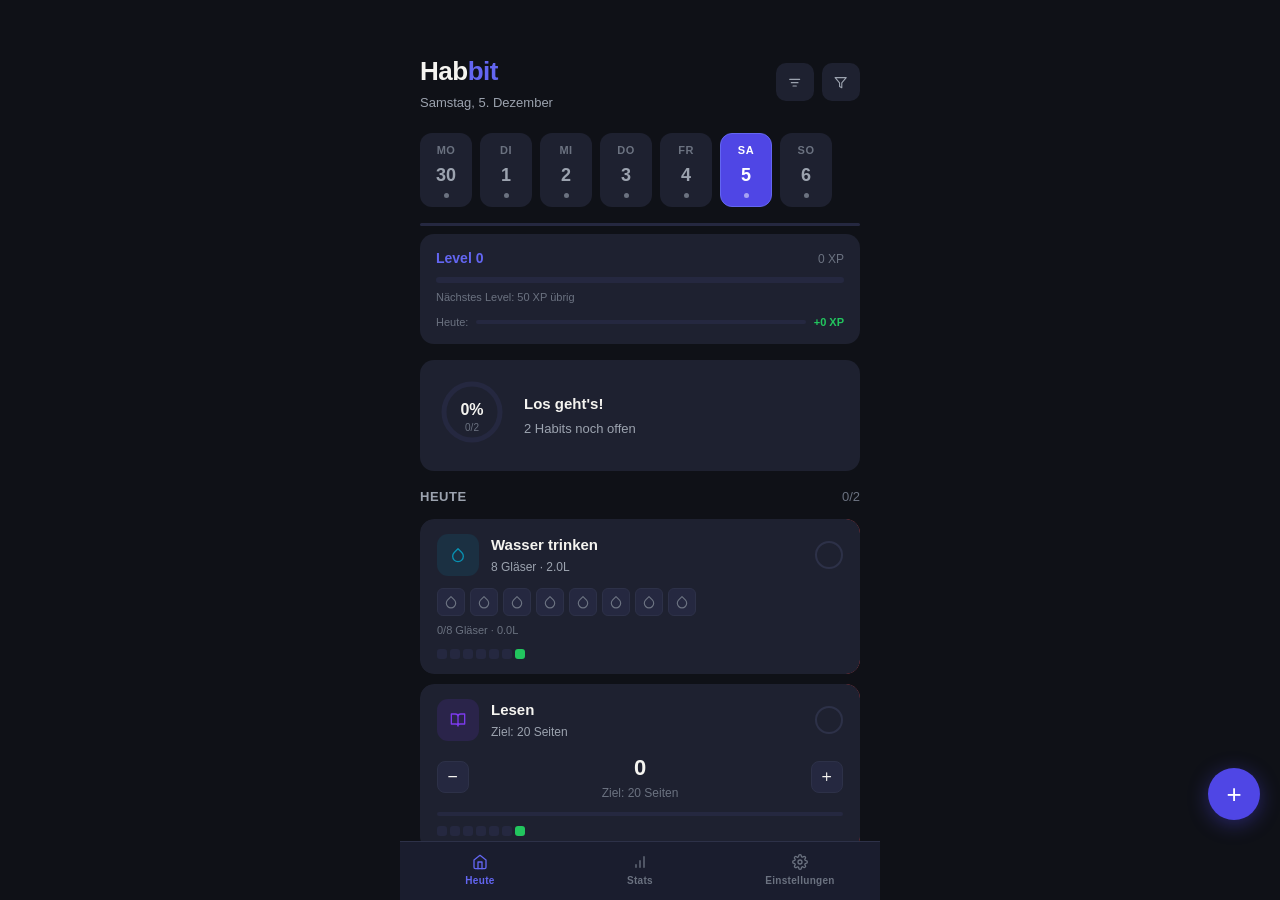
<file: index.html>
<!DOCTYPE html>
<html lang="de">
<head>
<meta charset="UTF-8"/>
<meta name="viewport" content="width=device-width,initial-scale=1,viewport-fit=cover"/>
<meta name="theme-color" content="#0F1117"/>
<meta name="apple-mobile-web-app-capable" content="yes"/>
<meta name="apple-mobile-web-app-status-bar-style" content="black-translucent"/>
<meta name="apple-mobile-web-app-title" content="Habbit"/>
<link rel="manifest" href="manifest.json"/>
<title>Habbit</title>
<style>
*{box-sizing:border-box;margin:0;padding:0;-webkit-tap-highlight-color:transparent}
:root{
  --bg:#0F1117;
  --bg2:#1A1D2E;
  --bg3:#252840;
  --card:#1E2130;
  --card2:#242740;
  --accent:#4F46E5;
  --accent2:#6366F1;
  --green:#22C55E;
  --green2:#16A34A;
  --red:#EF4444;
  --amber:#F59E0B;
  --text:#F5F4F0;
  --text2:#9CA3AF;
  --text3:#6B7280;
  --border:#2D3148;
  --radius:14px;
  --radius-sm:8px;
  --safe-bottom:env(safe-area-inset-bottom,0px);
}
html,body{height:100%;background:var(--bg);color:var(--text);font-family:-apple-system,BlinkMacSystemFont,'Inter','Segoe UI',sans-serif;font-size:16px;line-height:1.5;overflow:hidden}
#app{display:flex;flex-direction:column;height:100%;max-width:480px;margin:0 auto;position:relative}

/* Header */
.header{padding:52px 20px 16px;background:var(--bg);position:relative;z-index:10}
.header-top{display:flex;align-items:center;justify-content:space-between;margin-bottom:4px}
.header h1{font-size:26px;font-weight:700;letter-spacing:-0.5px}
.header h1 span{color:var(--accent2)}
.date-label{font-size:13px;color:var(--text2);margin-top:2px}
.header-actions{display:flex;gap:8px}
.icon-btn{width:38px;height:38px;border-radius:10px;border:none;background:var(--card);color:var(--text2);display:flex;align-items:center;justify-content:center;cursor:pointer;transition:background .15s,color .15s}
.icon-btn:active{background:var(--bg3)}
.icon-btn.active{background:var(--accent);color:white}

/* Day tabs */
.day-tabs{padding:0 20px 16px;overflow-x:auto;scrollbar-width:none;display:flex;gap:8px;position:relative;z-index:10}
.day-tabs::-webkit-scrollbar{display:none}
.day-tab{flex-shrink:0;display:flex;flex-direction:column;align-items:center;gap:4px;padding:8px 12px;border-radius:12px;border:1.5px solid transparent;cursor:pointer;transition:all .15s;background:var(--card);min-width:52px}
.day-tab .day-name{font-size:11px;font-weight:600;color:var(--text3);letter-spacing:.5px;text-transform:uppercase}
.day-tab .day-num{font-size:18px;font-weight:700;color:var(--text2)}
.day-tab .day-dot{width:5px;height:5px;border-radius:50%;background:transparent}
.day-tab.has-habits .day-dot{background:var(--text3)}
.day-tab.active{background:var(--accent);border-color:var(--accent)}
.day-tab.active .day-name,.day-tab.active .day-num{color:white}
.day-tab.active .day-dot{background:rgba(255,255,255,.5)}
.day-tab.today{border-color:var(--accent2)}
.day-tab.today:not(.active) .day-num{color:var(--accent2)}

/* Scroll area */
.scroll-area{flex:1;overflow-y:auto;padding:0 20px;scrollbar-width:none}
.scroll-area::-webkit-scrollbar{display:none}

/* Section header */
.section-header{display:flex;align-items:center;justify-content:space-between;margin-bottom:12px;margin-top:4px}
.section-title{font-size:13px;font-weight:600;color:var(--text2);letter-spacing:.5px;text-transform:uppercase}
.section-count{font-size:13px;color:var(--text3)}

/* Progress Summary Card */
.summary-card{background:var(--card);border-radius:var(--radius);padding:16px;margin-bottom:16px;display:flex;align-items:center;gap:16px}
.progress-ring-wrap{position:relative;flex-shrink:0}
.progress-ring-wrap svg{transform:rotate(-90deg)}
.progress-ring-wrap .ring-bg{fill:none;stroke:var(--bg3);stroke-width:5}
.progress-ring-wrap .ring-fill{fill:none;stroke:var(--green);stroke-width:5;stroke-linecap:round;transition:stroke-dashoffset .6s cubic-bezier(.4,0,.2,1)}
.progress-center{position:absolute;top:50%;left:50%;transform:translate(-50%,-50%);text-align:center;pointer-events:none}
.progress-center .pct{font-size:16px;font-weight:700;color:var(--text)}
.progress-center .done{font-size:10px;color:var(--text3);margin-top:-2px}
.summary-info{flex:1;min-width:0}
.summary-info h3{font-size:15px;font-weight:600;margin-bottom:4px}
.summary-info p{font-size:13px;color:var(--text2);line-height:1.4}
.summary-streak{display:flex;align-items:center;gap:6px;margin-top:8px;background:var(--bg3);border-radius:8px;padding:6px 10px;width:fit-content;color:var(--amber)}
.summary-streak span{font-size:12px;font-weight:600;color:var(--amber)}

/* Habit cards */
.habit-card{background:var(--card);border-radius:var(--radius);padding:14px 16px;margin-bottom:10px;cursor:pointer;transition:background .12s,transform .1s;user-select:none;border:1.5px solid transparent;position:relative;overflow:hidden}
.habit-card:active{transform:scale(.985)}
.habit-card.done{border-color:var(--green2);background:linear-gradient(135deg,var(--card) 0%,rgba(34,197,94,.06) 100%)}
.habit-card-top{display:flex;align-items:center;gap:12px}
.habit-icon{width:42px;height:42px;border-radius:11px;display:flex;align-items:center;justify-content:center;flex-shrink:0}
.habit-info{flex:1;min-width:0}
.habit-name{font-size:15px;font-weight:600;margin-bottom:2px;white-space:nowrap;overflow:hidden;text-overflow:ellipsis}
.habit-detail{font-size:12px;color:var(--text2)}
.habit-check{width:28px;height:28px;border-radius:50%;border:2px solid var(--border);display:flex;align-items:center;justify-content:center;flex-shrink:0;transition:all .2s;color:transparent}
.habit-card.done .habit-check{background:var(--green);border-color:var(--green);color:white}

/* Sets tracker */
.sets-row{display:flex;gap:6px;margin-top:12px;flex-wrap:wrap}
.set-btn{height:30px;min-width:30px;padding:0 10px;border-radius:8px;border:1.5px solid var(--border);background:var(--bg3);color:var(--text2);font-size:12px;font-weight:600;cursor:pointer;transition:all .15s;display:flex;align-items:center;justify-content:center}
.set-btn.done{background:var(--accent);border-color:var(--accent);color:white}
.set-btn:active{transform:scale(.93)}
.sets-label{font-size:11px;color:var(--text3);margin-top:6px;width:100%}

/* Water tracker */
.water-row{display:flex;gap:5px;margin-top:12px;flex-wrap:wrap}
.water-cup{width:28px;height:28px;border-radius:6px;border:1.5px solid var(--border);background:var(--bg3);cursor:pointer;transition:all .15s;display:flex;align-items:center;justify-content:center;color:var(--text3)}
.water-cup.filled{background:rgba(59,130,246,.3);border-color:#3B82F6;color:#3B82F6}
.water-cup:active{transform:scale(.9)}
.water-label{font-size:11px;color:var(--text3);margin-top:6px;width:100%}

/* Quantity tracker */
.qty-row{display:flex;align-items:center;gap:12px;margin-top:10px}
.qty-btn{width:32px;height:32px;border-radius:8px;border:1.5px solid var(--border);background:var(--bg3);color:var(--text);cursor:pointer;display:flex;align-items:center;justify-content:center;transition:all .15s;flex-shrink:0}
.qty-btn:active{transform:scale(.9)}
.qty-display{flex:1;text-align:center}
.qty-current{font-size:22px;font-weight:700}
.qty-target{font-size:12px;color:var(--text3)}
.qty-progress{height:4px;background:var(--bg3);border-radius:2px;margin-top:10px;overflow:hidden}
.qty-progress-fill{height:100%;background:var(--accent);border-radius:2px;transition:width .3s}

/* Checkbox only */
.check-row{display:flex;align-items:center;gap:10px;margin-top:10px}
.check-done-badge{font-size:12px;color:var(--green);font-weight:600;display:flex;align-items:center;gap:4px}
.check-pending-badge{font-size:12px;color:var(--text3)}
.cm-icon{display:flex;align-items:center}

/* Streak bar */
.habit-streak{display:flex;gap:3px;margin-top:10px}
.streak-day{width:10px;height:10px;border-radius:3px;background:var(--bg3)}
.streak-day.done{background:var(--accent2)}
.streak-day.today{background:var(--green);border-radius:3px}

/* Empty state */
.empty-state{text-align:center;padding:48px 20px;color:var(--text3)}
.empty-state .empty-icon{margin-bottom:16px;opacity:.6;color:var(--text3)}
.empty-state h3{font-size:18px;font-weight:600;color:var(--text2);margin-bottom:8px}
.empty-state p{font-size:14px;line-height:1.6}

/* Add habit FAB */
.fab{position:fixed;bottom:calc(80px + var(--safe-bottom));right:20px;width:52px;height:52px;border-radius:50%;background:var(--accent);border:none;color:white;font-size:26px;cursor:pointer;display:flex;align-items:center;justify-content:center;box-shadow:0 4px 20px rgba(79,70,229,.4);transition:transform .15s,box-shadow .15s;z-index:50}
.fab:active{transform:scale(.92);box-shadow:0 2px 10px rgba(79,70,229,.3)}

/* Bottom Nav */
.bottom-nav{flex-shrink:0;background:var(--bg2);border-top:1px solid var(--border);display:flex;padding:8px 0 calc(8px + var(--safe-bottom));z-index:100}
.nav-item{flex:1;display:flex;flex-direction:column;align-items:center;gap:3px;cursor:pointer;padding:4px 0;transition:color .15s}
.nav-item .nav-icon{color:var(--text3);display:flex;align-items:center;justify-content:center}
.nav-item .nav-label{font-size:10px;font-weight:600;color:var(--text3);letter-spacing:.3px}
.nav-item.active .nav-icon,.nav-item.active .nav-label{color:var(--accent2)}

/* Modal overlay */
.modal-overlay{position:fixed;inset:0;background:rgba(0,0,0,.7);z-index:200;display:flex;align-items:flex-end;justify-content:center;opacity:0;pointer-events:none;transition:opacity .2s}
.modal-overlay.open{opacity:1;pointer-events:all}
.modal{background:var(--bg2);border-radius:20px 20px 0 0;width:100%;max-width:480px;padding:24px 20px calc(24px + var(--safe-bottom));max-height:92vh;overflow-y:auto;transform:translateY(100%);transition:transform .3s cubic-bezier(.4,0,.2,1)}
.modal-overlay.open .modal{transform:translateY(0)}
.modal-handle{width:36px;height:4px;background:var(--border);border-radius:2px;margin:0 auto 20px}
.modal h2{font-size:20px;font-weight:700;margin-bottom:20px}
.form-group{margin-bottom:16px}
.form-label{font-size:12px;font-weight:600;color:var(--text2);letter-spacing:.5px;text-transform:uppercase;margin-bottom:8px;display:block}
.form-input{width:100%;background:var(--card);border:1.5px solid var(--border);border-radius:var(--radius-sm);color:var(--text);font-size:15px;padding:12px 14px;outline:none;font-family:inherit;transition:border-color .15s;appearance:none}
.form-input:focus{border-color:var(--accent2)}
.form-input option{background:var(--card)}
.form-row{display:flex;gap:10px}
.form-row .form-group{flex:1}
.emoji-grid{display:flex;flex-wrap:wrap;gap:8px}
.emoji-btn{width:44px;height:44px;border-radius:10px;border:1.5px solid var(--border);background:var(--card);cursor:pointer;display:flex;align-items:center;justify-content:center;transition:all .15s;color:var(--text2)}
.emoji-btn:hover{border-color:var(--text3)}
.emoji-btn.selected{border-color:var(--accent);background:rgba(79,70,229,.15);color:var(--accent2)}
.type-grid{display:flex;gap:8px;flex-wrap:wrap}
.type-btn{flex:1;min-width:calc(50% - 4px);padding:10px 12px;border-radius:var(--radius-sm);border:1.5px solid var(--border);background:var(--card);color:var(--text2);font-size:13px;font-weight:600;cursor:pointer;text-align:center;transition:all .15s;display:flex;align-items:center;justify-content:center;gap:6px}
.type-btn.selected{border-color:var(--accent);background:rgba(79,70,229,.15);color:var(--accent2)}
.day-selector{display:flex;gap:6px;flex-wrap:wrap}
.day-sel-btn{width:40px;height:40px;border-radius:10px;border:1.5px solid var(--border);background:var(--card);color:var(--text2);font-size:12px;font-weight:700;cursor:pointer;display:flex;align-items:center;justify-content:center;transition:all .15s}
.day-sel-btn.selected{border-color:var(--accent);background:rgba(79,70,229,.15);color:var(--accent2)}
.color-grid{display:flex;gap:8px;flex-wrap:wrap}
.color-btn{width:36px;height:36px;border-radius:10px;cursor:pointer;border:2px solid transparent;transition:all .15s;display:flex;align-items:center;justify-content:center;font-size:16px;color:transparent}
.color-btn.selected{border-color:white;color:white}
.btn-primary{width:100%;padding:14px;border-radius:var(--radius-sm);border:none;background:var(--accent);color:white;font-size:15px;font-weight:700;cursor:pointer;transition:background .15s;margin-top:8px;font-family:inherit}
.btn-primary:active{background:var(--accent2)}
.btn-danger{width:100%;padding:14px;border-radius:var(--radius-sm);border:1.5px solid var(--red);background:transparent;color:var(--red);font-size:14px;font-weight:600;cursor:pointer;margin-top:8px;font-family:inherit;transition:background .15s}
.btn-danger:active{background:rgba(239,68,68,.1)}
.btn-secondary{width:100%;padding:12px;border-radius:var(--radius-sm);border:1.5px solid var(--border);background:transparent;color:var(--text2);font-size:14px;font-weight:600;cursor:pointer;margin-top:8px;font-family:inherit;transition:background .15s}
.btn-secondary:active{background:var(--bg3)}

/* Stats page */
.stats-page{flex:1;overflow-y:auto;padding:20px;scrollbar-width:none}
.stats-page::-webkit-scrollbar{display:none}
.stats-grid{display:grid;grid-template-columns:1fr 1fr;gap:10px;margin-bottom:20px}
.stat-card{background:var(--card);border-radius:var(--radius);padding:16px}
.stat-card .stat-val{font-size:28px;font-weight:700;margin-bottom:2px}
.stat-card .stat-lbl{font-size:12px;color:var(--text2)}
.stat-card.accent .stat-val{color:var(--accent2)}
.stat-card.green .stat-val{color:var(--green)}
.stat-card.amber .stat-val{color:var(--amber)}
.week-chart{background:var(--card);border-radius:var(--radius);padding:16px;margin-bottom:10px}
.week-chart h3{font-size:13px;font-weight:600;color:var(--text2);text-transform:uppercase;letter-spacing:.5px;margin-bottom:12px}
.week-bars{display:flex;align-items:flex-end;gap:6px;height:120px}
.week-bar-col{flex:1;display:flex;flex-direction:column;align-items:center;height:100%;gap:4px}
.week-bar-col.today .week-bar-label{color:var(--accent2);font-weight:700}
.week-bar-pct{font-size:10px;color:var(--text3);font-weight:600;min-height:14px}
.week-bar-track{flex:1;width:100%;background:var(--bg3);border-radius:4px;position:relative;overflow:hidden;display:flex;align-items:flex-end}
.week-bar-fill{width:100%;border-radius:4px;transition:height .5s cubic-bezier(.4,0,.2,1);min-height:0}
.week-bar-label{font-size:11px;color:var(--text3);font-weight:600}
.habit-stats-list{background:var(--card);border-radius:var(--radius);padding:16px;margin-bottom:10px}
.habit-stats-list h3{font-size:13px;font-weight:600;color:var(--text2);text-transform:uppercase;letter-spacing:.5px;margin-bottom:12px}
.habit-stat-row{display:flex;align-items:center;gap:10px;margin-bottom:12px}
.habit-stat-row:last-child{margin-bottom:0}
.habit-stat-icon{width:32px;height:32px;border-radius:8px;display:flex;align-items:center;justify-content:center;flex-shrink:0}
.habit-stat-info{flex:1;min-width:0}
.habit-stat-name{font-size:13px;font-weight:600;margin-bottom:4px;white-space:nowrap;overflow:hidden;text-overflow:ellipsis}
.habit-stat-bar{height:4px;background:var(--bg3);border-radius:2px;overflow:hidden}
.habit-stat-bar-fill{height:100%;border-radius:2px;transition:width .4s}
.habit-stat-pct{font-size:12px;color:var(--text2);flex-shrink:0}

/* Settings page */
.settings-page{flex:1;overflow-y:auto;padding:20px;scrollbar-width:none}
.settings-page::-webkit-scrollbar{display:none}
.settings-section{margin-bottom:20px}
.settings-section-title{font-size:12px;font-weight:600;color:var(--text3);letter-spacing:.5px;text-transform:uppercase;margin-bottom:10px;padding-left:4px}
.settings-card{background:var(--card);border-radius:var(--radius);overflow:hidden}
.settings-row{display:flex;align-items:center;gap:12px;padding:14px 16px;border-bottom:1px solid var(--border);cursor:pointer;transition:background .12s}
.settings-row:last-child{border-bottom:none}
.settings-row:active{background:var(--bg3)}
.settings-row .row-icon{width:28px;text-align:center;color:var(--text2);display:flex;align-items:center;justify-content:center}
.settings-row .row-text{flex:1}
.settings-row .row-title{font-size:14px;font-weight:500}
.settings-row .row-sub{font-size:12px;color:var(--text3);margin-top:1px}
.settings-row .row-chevron{color:var(--text3);display:flex;align-items:center}
.toggle-switch{width:44px;height:26px;background:var(--bg3);border-radius:13px;position:relative;cursor:pointer;transition:background .2s;flex-shrink:0;border:none}
.toggle-switch.on{background:var(--accent)}
.toggle-switch::after{content:'';position:absolute;top:3px;left:3px;width:20px;height:20px;border-radius:50%;background:white;transition:transform .2s}
.toggle-switch.on::after{transform:translateX(18px)}

/* Toast */
.toast{position:fixed;top:calc(20px + env(safe-area-inset-top,0px));left:50%;transform:translateX(-50%) translateY(-80px);background:var(--card2);color:var(--text);padding:10px 18px;border-radius:10px;font-size:13px;font-weight:600;z-index:999;border:1px solid var(--border);transition:transform .3s cubic-bezier(.34,1.56,.64,1);white-space:nowrap}
.toast.show{transform:translateX(-50%) translateY(0)}
.toast.success{border-color:var(--green2)}
.toast.error{border-color:var(--red)}

/* Swipe to delete */
.habit-card-wrap{position:relative;overflow:hidden;border-radius:var(--radius);margin-bottom:10px}
.habit-card-wrap .delete-bg{position:absolute;right:0;top:0;bottom:0;width:80px;background:var(--red);display:flex;align-items:center;justify-content:center;border-radius:var(--radius);cursor:pointer;color:white}
.habit-card-wrap .delete-bg:active{background:#dc2626}
.habit-card-wrap .habit-card{margin-bottom:0;border-radius:var(--radius);position:relative;z-index:1;transition:transform .25s cubic-bezier(.4,0,.2,1),background .12s,border-color .15s}
.habit-card-wrap.swiping .habit-card{transition:none}

/* Context menu */
.context-menu{position:fixed;z-index:300;background:var(--card2);border:1.5px solid var(--border);border-radius:var(--radius-sm);padding:6px;min-width:160px;box-shadow:0 8px 32px rgba(0,0,0,.5);opacity:0;transform:scale(.9);pointer-events:none;transition:opacity .15s,transform .15s}
.context-menu.open{opacity:1;transform:scale(1);pointer-events:all}
.context-menu-item{display:flex;align-items:center;gap:10px;padding:10px 14px;border-radius:6px;cursor:pointer;font-size:14px;font-weight:500;color:var(--text);transition:background .1s}
.context-menu-item:active{background:var(--bg3)}
.context-menu-item.danger{color:var(--red)}
.context-menu-item .cm-icon{font-size:16px;width:20px;text-align:center}
.context-menu-sep{height:1px;background:var(--border);margin:4px 8px}

/* Page transitions */
.page{display:none;flex:1;flex-direction:column;overflow:hidden}
.page.active{display:flex}

/* Confetti */
@keyframes confetti-fall{
  0%{transform:translateY(-10px) rotate(0);opacity:1}
  100%{transform:translateY(300px) rotate(720deg);opacity:0}
}
.confetti-piece{position:fixed;width:8px;height:8px;border-radius:2px;pointer-events:none;z-index:9999;animation:confetti-fall 1.2s ease-in forwards}

/* Pull down header bg */
.day-progress-bar{height:3px;background:var(--bg3);margin:0 20px;border-radius:2px;margin-bottom:8px;overflow:hidden}
.day-progress-fill{height:100%;background:linear-gradient(90deg,var(--accent),var(--green));border-radius:2px;transition:width .5s cubic-bezier(.4,0,.2,1)}

/* SVG Icons */
.svg-icon{width:1em;height:1em;vertical-align:-.125em;fill:none;stroke:currentColor;stroke-width:2;stroke-linecap:round;stroke-linejoin:round;display:inline-block}
.svg-icon.sm{width:.875em;height:.875em}
.svg-icon.lg{width:1.25em;height:1.25em}
.svg-icon.xl{width:1.5em;height:1.5em}
.icon-btn .svg-icon,.nav-icon .svg-icon,.row-icon .svg-icon,.cm-icon .svg-icon,.habit-icon .svg-icon,.habit-stat-icon .svg-icon,.empty-icon .svg-icon,.summary-streak .svg-icon{width:1em;height:1em}

/* Fullscreen */
html:fullscreen{background:var(--bg)}
html:fullscreen body{overflow:hidden}
#app:fullscreen{max-width:100%;height:100%;height:100dvh}

/* XP & Level */
.xp-bar-wrap{background:var(--card);border-radius:var(--radius);padding:14px 16px;margin-bottom:16px}
.xp-top{display:flex;align-items:center;justify-content:space-between;margin-bottom:8px}
.xp-level{font-size:14px;font-weight:700;color:var(--accent2)}
.xp-amount{font-size:12px;color:var(--text3)}
.xp-bar{height:6px;background:var(--bg3);border-radius:3px;overflow:hidden}
.xp-bar-fill{height:100%;background:linear-gradient(90deg,var(--accent),var(--accent2));border-radius:3px;transition:width .6s cubic-bezier(.4,0,.2,1)}
.xp-next{font-size:11px;color:var(--text3);margin-top:6px}

/* Badges */
.badge-grid{display:grid;grid-template-columns:repeat(4,1fr);gap:8px}
.badge-item{display:flex;flex-direction:column;align-items:center;gap:4px;padding:10px 4px;border-radius:var(--radius-sm);background:var(--bg3);transition:all .2s;position:relative}
.badge-item.unlocked{background:rgba(79,70,229,.12);border:1.5px solid rgba(79,70,229,.3)}
.badge-item.locked{opacity:.4;filter:grayscale(1)}
.badge-item .badge-icon{font-size:24px;line-height:1;display:flex;align-items:center;justify-content:center}
.badge-item .badge-name{font-size:10px;font-weight:600;color:var(--text2);text-align:center;line-height:1.2}
.badge-item.unlocked .badge-name{color:var(--accent2)}
.badge-lock-overlay{position:absolute;inset:0;display:flex;align-items:center;justify-content:center;background:rgba(0,0,0,.2);border-radius:var(--radius-sm);color:var(--text3)}
@keyframes badge-glow{0%,100%{box-shadow:0 0 0 0 rgba(79,70,229,.4)}50%{box-shadow:0 0 12px 4px rgba(79,70,229,.3)}}
.badge-item.just-unlocked{animation:badge-glow 1s ease 2}

/* Daily XP */
.daily-xp{display:flex;align-items:center;gap:8px;margin-top:8px}
.daily-xp-label{font-size:11px;color:var(--text3);white-space:nowrap}
.daily-xp-bar{flex:1;height:4px;background:var(--bg3);border-radius:2px;overflow:hidden}
.daily-xp-fill{height:100%;background:var(--green);border-radius:2px;transition:width .4s}
.daily-xp-val{font-size:11px;font-weight:600;color:var(--green);white-space:nowrap}

/* Stats day navigator */
.stats-day-nav{display:flex;align-items:center;justify-content:center;gap:12px;margin-bottom:16px}
.stats-day-nav .day-nav-btn{width:36px;height:36px;border-radius:10px;border:1.5px solid var(--border);background:var(--card);color:var(--text2);display:flex;align-items:center;justify-content:center;cursor:pointer;transition:all .15s}
.stats-day-nav .day-nav-btn:active{transform:scale(.9);background:var(--bg3)}
.stats-day-nav .day-nav-btn.flip{transform:scaleX(-1)}
.stats-day-nav .day-nav-btn.flip:active{transform:scale(.9) scaleX(-1)}
.stats-day-nav .day-nav-label{font-size:14px;font-weight:600;color:var(--text);min-width:120px;text-align:center}
.stats-day-nav .day-nav-label small{font-size:11px;color:var(--text3);font-weight:400;display:block;margin-top:1px}
</style>
</head>
<body>

<!-- SVG ICON DEFINITIONS -->
<svg xmlns="http://www.w3.org/2000/svg" style="display:none">
  <defs>
    <!-- HABIT ICONS -->
    <symbol id="ic-dumbbell" viewBox="0 0 24 24"><path d="M6.5 6.5h-2a1 1 0 0 0-1 1v9a1 1 0 0 0 1 1h2m11-11h2a1 1 0 0 1 1 1v9a1 1 0 0 1-1 1h-2m-8-9v9m4-9v9M8 11h8"/></symbol>
    <symbol id="ic-person-running" viewBox="0 0 24 24"><circle cx="14" cy="4" r="2"/><path d="M4 17l3.5-5 3 2 4-5 3.5 4M7 21l3-5m4-2l2 4"/></symbol>
    <symbol id="ic-person-standing" viewBox="0 0 24 24"><circle cx="12" cy="4" r="2"/><path d="M10 8h4l-1 6h3l-2 7m-4-7l-2 7m0 0H6"/></symbol>
    <symbol id="ic-bicycle" viewBox="0 0 24 24"><circle cx="5" cy="18" r="3"/><circle cx="19" cy="18" r="3"/><path d="M12 2l-2 6h5l-3 6h4M7 10l5 8"/></symbol>
    <symbol id="ic-weight" viewBox="0 0 24 24"><path d="M6 7h12l1 3H5l1-3zM7 10v8a1 1 0 0 0 1 1h8a1 1 0 0 0 1-1v-8"/><path d="M9 4h6v3H9z"/></symbol>
    <symbol id="ic-person-swimming" viewBox="0 0 24 24"><path d="M2 20c1.5 0 2.5-1 4-1s2.5 1 4 1 2.5-1 4-1 2.5 1 4 1m-16-4c1.5 0 2.5-1 4-1s2.5 1 4 1 2.5-1 4-1"/><circle cx="16" cy="6" r="2"/><path d="M10 12l-3-3 4-2 3 3"/></symbol>
    <symbol id="ic-ball-soccer" viewBox="0 0 24 24"><circle cx="12" cy="12" r="10"/><path d="M12 2l3 5h-6l3-5m-5 7h10M7 17l2-5m8 5l-2-5"/></symbol>
    <symbol id="ic-target" viewBox="0 0 24 24"><circle cx="12" cy="12" r="10"/><circle cx="12" cy="12" r="6"/><circle cx="12" cy="12" r="2"/></symbol>
    <symbol id="ic-book-open" viewBox="0 0 24 24"><path d="M2 3h6a4 4 0 0 1 4 4v14a3 3 0 0 0-3-3H2zM22 3h-6a4 4 0 0 0-4 4v14a3 3 0 0 1 3-3h7z"/></symbol>
    <symbol id="ic-droplets" viewBox="0 0 24 24"><path d="M12 2.69l5.66 5.66a8 8 0 1 1-11.31 0z"/></symbol>
    <symbol id="ic-salad" viewBox="0 0 24 24"><path d="M7 21h10M12 21V11M4 11c0-4.4 3.6-8 8-8s8 3.6 8 8"/><path d="M8 11c0-2.2 1.8-4 4-4s4 1.8 4 4"/></symbol>
    <symbol id="ic-coffee" viewBox="0 0 24 24"><path d="M17 8h1a4 4 0 0 1 0 8h-1M3 8h14v9a4 4 0 0 1-4 4H7a4 4 0 0 1-4-4V8zM6 2v3m4-3v3m4-3v3"/></symbol>
    <symbol id="ic-apple" viewBox="0 0 24 24"><path d="M12 2c-1.5 0-3 .5-4 2C6 2.5 4 4 4 7c0 5 3 10 8 11 5-1 8-6 8-11 0-3-2-4.5-4-3-1-1.5-2.5-2-4-2z"/><path d="M12 2c0-1 1-2 2-2"/></symbol>
    <symbol id="ic-leaf" viewBox="0 0 24 24"><path d="M17 8C8 10 5.9 16.17 3.82 21.34l1.89.66.95-2.3c.48.17.98.3 1.34.3C19 20 22 3 22 3c-1 2-8 2.25-13 3.25S2 11.5 2 13.5s1.75 3.75 1.75 3.75"/></symbol>
    <symbol id="ic-brain" viewBox="0 0 24 24"><path d="M12 2a5 5 0 0 0-4.7 3.3A4 4 0 0 0 5 9a4 4 0 0 0 1 7.9V20a2 2 0 0 0 2 2h4a2 2 0 0 0 2-2v-3.1A4 4 0 0 0 19 9a4 4 0 0 0-2.3-3.7A5 5 0 0 0 12 2z"/><path d="M12 2v20"/></symbol>
    <symbol id="ic-pen-write" viewBox="0 0 24 24"><path d="M17 3a2.83 2.83 0 1 1 4 4L7.5 20.5 2 22l1.5-5.5L17 3z"/></symbol>
    <symbol id="ic-palette" viewBox="0 0 24 24"><circle cx="13.5" cy="6.5" r="1.5"/><circle cx="17.5" cy="10.5" r="1.5"/><circle cx="8.5" cy="7.5" r="1.5"/><circle cx="6.5" cy="12" r="1.5"/><path d="M12 2C6.5 2 2 6.5 2 12s4.5 10 10 10c.93 0 1.5-.75 1.5-1.5 0-.39-.15-.74-.39-1.04-.23-.29-.38-.63-.38-1.02 0-.83.67-1.5 1.5-1.5H16c3.31 0 6-2.69 6-6 0-5.5-4.5-9-10-9z"/></symbol>
    <symbol id="ic-music" viewBox="0 0 24 24"><path d="M9 18V5l12-2v13"/><circle cx="6" cy="18" r="3"/><circle cx="18" cy="16" r="3"/></symbol>
    <symbol id="ic-seedling" viewBox="0 0 24 24"><path d="M12 22V12M12 12C12 9 9.5 6 6 4c0 3.5 2.5 6 6 8zm0 0c0-3 2.5-6 6-8 0 3.5-2.5 6-6 8z"/></symbol>
    <symbol id="ic-moon" viewBox="0 0 24 24"><path d="M21 12.79A9 9 0 1 1 11.21 3 7 7 0 0 0 21 12.79z"/></symbol>
    <symbol id="ic-broom" viewBox="0 0 24 24"><path d="M17 4l3 3-9 9-4-4 9-9zm-5 5l4 4M3 21l4-4"/></symbol>
    <symbol id="ic-pill" viewBox="0 0 24 24"><path d="M10.5 1.5l-8 8a7.07 7.07 0 0 0 10 10l8-8a7.07 7.07 0 0 0-10-10zM4 15l4 4"/></symbol>
    <symbol id="ic-person-walking" viewBox="0 0 24 24"><circle cx="14" cy="4" r="2"/><path d="M10 8h4l-1 5h3l-1 8m-5-8l-2 8m0 0H5"/></symbol>
    <symbol id="ic-sun" viewBox="0 0 24 24"><circle cx="12" cy="12" r="5"/><path d="M12 1v2m0 18v2M4.22 4.22l1.42 1.42m12.72 12.72l1.42 1.42M1 12h2m18 0h2M4.22 19.78l1.42-1.42M18.36 5.64l1.42-1.42"/></symbol>
    <symbol id="ic-flame" viewBox="0 0 24 24"><path d="M12 2c1 4-2 6-2 10a4 4 0 0 0 8 0c0-4-3-6-2-10-3 2-5 5-5 7a2 2 0 0 1-2-2c0-2-1-3-1-5z"/></symbol>
    <symbol id="ic-star" viewBox="0 0 24 24"><polygon points="12,2 15.09,8.26 22,9.27 17,14.14 18.18,21.02 12,17.77 5.82,21.02 7,14.14 2,9.27 8.91,8.26"/></symbol>
    <symbol id="ic-lightbulb" viewBox="0 0 24 24"><path d="M9 18h6m-5 4h4M12 2a7 7 0 0 0-4 12.7V17h8v-2.3A7 7 0 0 0 12 2z"/></symbol>
    <symbol id="ic-headphones" viewBox="0 0 24 24"><path d="M3 18v-6a9 9 0 0 1 18 0v6"/><path d="M21 19a2 2 0 0 1-2 2h-1a2 2 0 0 1-2-2v-3a2 2 0 0 1 2-2h3v5zM3 19a2 2 0 0 0 2 2h1a2 2 0 0 0 2-2v-3a2 2 0 0 0-2-2H3v5z"/></symbol>
    <symbol id="ic-bed" viewBox="0 0 24 24"><path d="M2 4v16M2 8h18a2 2 0 0 1 2 2v10M2 17h20M6 8v9"/></symbol>
    <symbol id="ic-gamepad" viewBox="0 0 24 24"><path d="M6 12h4m-2-2v4M15 11h.01M19 11h.01"/><rect x="2" y="6" width="20" height="12" rx="3"/></symbol>

    <!-- UI ICONS -->
    <symbol id="ic-home" viewBox="0 0 24 24"><path d="M3 9l9-7 9 7v11a2 2 0 0 1-2 2H5a2 2 0 0 1-2-2z"/><polyline points="9,22 9,12 15,12 15,22"/></symbol>
    <symbol id="ic-bar-chart" viewBox="0 0 24 24"><path d="M12 20V10M18 20V4M6 20v-4"/></symbol>
    <symbol id="ic-settings" viewBox="0 0 24 24"><circle cx="12" cy="12" r="3"/><path d="M19.4 15a1.65 1.65 0 0 0 .33 1.82l.06.06a2 2 0 0 1-2.83 2.83l-.06-.06a1.65 1.65 0 0 0-1.82-.33 1.65 1.65 0 0 0-1 1.51V21a2 2 0 0 1-4 0v-.09A1.65 1.65 0 0 0 9 19.4a1.65 1.65 0 0 0-1.82.33l-.06.06a2 2 0 0 1-2.83-2.83l.06-.06A1.65 1.65 0 0 0 4.68 15a1.65 1.65 0 0 0-1.51-1H3a2 2 0 0 1 0-4h.09A1.65 1.65 0 0 0 4.6 9a1.65 1.65 0 0 0-.33-1.82l-.06-.06a2 2 0 0 1 2.83-2.83l.06.06A1.65 1.65 0 0 0 9 4.68a1.65 1.65 0 0 0 1-1.51V3a2 2 0 0 1 4 0v.09a1.65 1.65 0 0 0 1 1.51 1.65 1.65 0 0 0 1.82-.33l.06-.06a2 2 0 0 1 2.83 2.83l-.06.06A1.65 1.65 0 0 0 19.4 9a1.65 1.65 0 0 0 1.51 1H21a2 2 0 0 1 0 4h-.09a1.65 1.65 0 0 0-1.51 1z"/></symbol>
    <symbol id="ic-pencil" viewBox="0 0 24 24"><path d="M17 3a2.83 2.83 0 1 1 4 4L7.5 20.5 2 22l1.5-5.5L17 3z"/></symbol>
    <symbol id="ic-trash" viewBox="0 0 24 24"><polyline points="3,6 5,6 21,6"/><path d="M19 6v14a2 2 0 0 1-2 2H7a2 2 0 0 1-2-2V6m3 0V4a2 2 0 0 1 2-2h4a2 2 0 0 1 2 2v2"/><line x1="10" y1="11" x2="10" y2="17"/><line x1="14" y1="11" x2="14" y2="17"/></symbol>
    <symbol id="ic-upload" viewBox="0 0 24 24"><path d="M21 15v4a2 2 0 0 1-2 2H5a2 2 0 0 1-2-2v-4"/><polyline points="17,8 12,3 7,8"/><line x1="12" y1="3" x2="12" y2="15"/></symbol>
    <symbol id="ic-download" viewBox="0 0 24 24"><path d="M21 15v4a2 2 0 0 1-2 2H5a2 2 0 0 1-2-2v-4"/><polyline points="7,10 12,15 17,10"/><line x1="12" y1="15" x2="12" y2="3"/></symbol>
    <symbol id="ic-smartphone" viewBox="0 0 24 24"><rect x="5" y="2" width="14" height="20" rx="2" ry="2"/><line x1="12" y1="18" x2="12.01" y2="18"/></symbol>
    <symbol id="ic-database" viewBox="0 0 24 24"><ellipse cx="12" cy="5" rx="9" ry="3"/><path d="M21 12c0 1.66-4 3-9 3s-9-1.34-9-3"/><path d="M3 5v14c0 1.66 4 3 9 3s9-1.34 9-3V5"/></symbol>
    <symbol id="ic-clipboard" viewBox="0 0 24 24"><path d="M16 4h2a2 2 0 0 1 2 2v14a2 2 0 0 1-2 2H6a2 2 0 0 1-2-2V6a2 2 0 0 1 2-2h2"/><rect x="8" y="2" width="8" height="4" rx="1" ry="1"/></symbol>
    <symbol id="ic-check" viewBox="0 0 24 24"><polyline points="20,6 9,17 4,12"/></symbol>
    <symbol id="ic-chevron-right" viewBox="0 0 24 24"><polyline points="9,18 15,12 9,6"/></symbol>
    <symbol id="ic-plus" viewBox="0 0 24 24"><line x1="12" y1="5" x2="12" y2="19"/><line x1="5" y1="12" x2="19" y2="12"/></symbol>
    <symbol id="ic-x" viewBox="0 0 24 24"><line x1="18" y1="6" x2="6" y2="18"/><line x1="6" y1="6" x2="18" y2="18"/></symbol>
    <symbol id="ic-lock" viewBox="0 0 24 24"><rect x="3" y="11" width="18" height="11" rx="2" ry="2"/><path d="M7 11V7a5 5 0 0 1 10 0v4"/></symbol>
    <symbol id="ic-trophy" viewBox="0 0 24 24"><path d="M6 9H4.5a2.5 2.5 0 0 1 0-5H6m12 5h1.5a2.5 2.5 0 0 0 0-5H18"/><path d="M4 22h16M10 14.66V17c0 .55-.47.98-.97 1.21C7.85 18.75 7 20 7 22h10c0-2-1.85-3.25-4.03-3.79A1.07 1.07 0 0 1 12 17v-2.34"/><path d="M18 2H6v7a6 6 0 0 0 12 0V2z"/></symbol>
    <symbol id="ic-zap" viewBox="0 0 24 24"><polygon points="13,2 3,14 12,14 11,22 21,10 12,10"/></symbol>
    <symbol id="ic-award" viewBox="0 0 24 24"><circle cx="12" cy="8" r="7"/><polyline points="8.21,13.89 7,23 12,20 17,23 15.79,13.88"/></symbol>
    <symbol id="ic-coins" viewBox="0 0 24 24"><circle cx="8" cy="8" r="6"/><path d="M18.09 10.37A6 6 0 1 1 10.34 18"/><path d="M7 6h1v4"/><path d="M16.71 13.88l.7.71-2.82 2.82"/></symbol>
    <symbol id="ic-mountain" viewBox="0 0 24 24"><path d="M8 3l4 8 5-5 2 14H2z"/></symbol>
    <symbol id="ic-rocket" viewBox="0 0 24 24"><path d="M4.5 16.5c-1.5 1.26-2 5-2 5s3.74-.5 5-2c.71-.84.7-2.13-.09-2.91a2.18 2.18 0 0 0-2.91-.09z"/><path d="M12 15l-3-3a22 22 0 0 1 2-3.95A12.88 12.88 0 0 1 22 2c0 2.72-.78 7.5-6 11a22.35 22.35 0 0 1-4 2z"/><path d="M9 12H4s.55-3.03 2-4c1.62-1.08 5 0 5 0M12 15v5s3.03-.55 4-2c1.08-1.62 0-5 0-5"/></symbol>
    <symbol id="ic-crown" viewBox="0 0 24 24"><path d="M2 4l3 12h14l3-12-6 7-4-7-4 7-6-7zm3 16h14"/></symbol>
    <symbol id="ic-diamond" viewBox="0 0 24 24"><path d="M6 3h12l4 6-10 13L2 9z"/><path d="M2 9h20M12 22L6 3m12 19L12 22"/></symbol>
    <symbol id="ic-sort" viewBox="0 0 24 24"><path d="M3 6h18M6 12h12M9 18h6"/></symbol>
    <symbol id="ic-filter" viewBox="0 0 24 24"><polygon points="22,3 2,3 10,12.46 10,19 14,21 14,12.46"/></symbol>
    <symbol id="ic-minus" viewBox="0 0 24 24"><line x1="5" y1="12" x2="19" y2="12"/></symbol>
    <symbol id="ic-info" viewBox="0 0 24 24"><circle cx="12" cy="12" r="10"/><line x1="12" y1="16" x2="12" y2="12"/><line x1="12" y1="8" x2="12.01" y2="8"/></symbol>
    <symbol id="ic-smartphone-install" viewBox="0 0 24 24"><rect x="5" y="2" width="14" height="20" rx="2" ry="2"/><line x1="12" y1="18" x2="12.01" y2="18"/><path d="M9 10l3 3 3-3"/></symbol>
  </defs>
</svg>

<body>
<div id="app">

<!-- HOME PAGE -->
<div class="page active" id="page-home">
  <div class="header">
    <div class="header-top">
      <div>
        <h1>Hab<span>bit</span></h1>
        <div class="date-label" id="current-date-label"></div>
      </div>
      <div class="header-actions">
        <button class="icon-btn" id="sort-btn" title="Sortieren" onclick="cycleSortMode()"><svg class="svg-icon sm"><use href="#ic-sort"/></svg></button>
        <button class="icon-btn" id="filter-btn" title="Filter" onclick="toggleDoneFilter()"><svg class="svg-icon sm"><use href="#ic-filter"/></svg></button>
      </div>
    </div>
  </div>
  <div class="day-tabs" id="day-tabs"></div>
  <div class="day-progress-bar"><div class="day-progress-fill" id="day-progress-fill"></div></div>
  <div class="scroll-area" id="home-scroll">
    <div id="summary-area"></div>
    <div class="section-header">
      <span class="section-title" id="section-title-today">Heute</span>
      <span class="section-count" id="section-count"></span>
    </div>
    <div id="habits-list"></div>
  </div>
  <button class="fab" onclick="openAddModal()">+</button>
</div>

<!-- STATS PAGE -->
<div class="page" id="page-stats">
  <div class="header">
    <div class="header-top">
      <div><h1>Stats</h1><div class="date-label">Diese Woche</div></div>
    </div>
  </div>
  <div class="stats-page" id="stats-content"></div>
</div>

<!-- SETTINGS PAGE -->
<div class="page" id="page-settings">
  <div class="header">
    <div class="header-top">
      <div><h1>Einstellung</h1><div class="date-label">& Daten</div></div>
    </div>
  </div>
  <div class="settings-page" id="settings-content"></div>
</div>

<!-- Bottom Nav -->
<nav class="bottom-nav">
  <div class="nav-item active" onclick="showPage('home',this)">
    <div class="nav-icon"><svg class="svg-icon"><use href="#ic-home"/></svg></div>
    <div class="nav-label">Heute</div>
  </div>
  <div class="nav-item" onclick="showPage('stats',this)">
    <div class="nav-icon"><svg class="svg-icon"><use href="#ic-bar-chart"/></svg></div>
    <div class="nav-label">Stats</div>
  </div>
  <div class="nav-item" onclick="showPage('settings',this)">
    <div class="nav-icon"><svg class="svg-icon"><use href="#ic-settings"/></svg></div>
    <div class="nav-label">Einstellungen</div>
  </div>
</nav>

<!-- Add/Edit Modal -->
<div class="modal-overlay" id="habit-modal" onclick="handleModalClick(event)">
  <div class="modal" id="modal-inner">
    <div class="modal-handle"></div>
    <h2 id="modal-title">Habit hinzufügen</h2>

    <div class="form-group">
      <label class="form-label">Name</label>
      <input class="form-input" id="f-name" type="text" placeholder="z.B. Wall Pushups" maxlength="40"/>
    </div>

    <div class="form-group">
      <label class="form-label">Icon</label>
      <div class="emoji-grid" id="emoji-grid"></div>
    </div>

    <div class="form-group">
      <label class="form-label">Farbe</label>
      <div class="color-grid" id="color-grid"></div>
    </div>

    <div class="form-group">
      <label class="form-label">Typ</label>
      <div class="type-grid">
        <div class="type-btn selected" onclick="selectType('sets',this)"><svg class="svg-icon sm"><use href="#ic-dumbbell"/></svg> Sets</div>
        <div class="type-btn" onclick="selectType('quantity',this)"><svg class="svg-icon sm"><use href="#ic-bar-chart"/></svg> Menge</div>
        <div class="type-btn" onclick="selectType('water',this)"><svg class="svg-icon sm"><use href="#ic-droplets"/></svg> Wasser</div>
        <div class="type-btn" onclick="selectType('check',this)"><svg class="svg-icon sm"><use href="#ic-check"/></svg> Check</div>
      </div>
    </div>

    <div id="type-config"></div>

    <div class="form-group">
      <label class="form-label">Tage</label>
      <div class="day-selector" id="day-selector"></div>
    </div>

    <button class="btn-primary" onclick="saveHabit()" id="save-btn">Speichern</button>
    <button class="btn-secondary" onclick="closeModal()" id="cancel-btn">Abbrechen</button>
    <button class="btn-danger" onclick="deleteHabit()" id="delete-btn" style="display:none">Habit löschen</button>
  </div>
</div>

<!-- Confirm Modal -->
<div class="modal-overlay" id="confirm-modal" onclick="confirmAnswer(false)">
  <div class="modal" style="max-height:auto;padding:24px 20px calc(24px + var(--safe-bottom))">
    <div class="modal-handle"></div>
    <h2 id="confirm-title" style="font-size:18px;margin-bottom:8px"></h2>
    <p id="confirm-msg" style="font-size:14px;color:var(--text2);margin-bottom:20px;line-height:1.5"></p>
    <button class="btn-primary" onclick="confirmAnswer(true)" id="confirm-ok">OK</button>
    <button class="btn-secondary" onclick="confirmAnswer(false)">Abbrechen</button>
  </div>
</div>

<div class="toast" id="toast"></div>

<!-- Context Menu -->
<div class="context-menu" id="context-menu">
  <div class="context-menu-item" onclick="contextEdit()"><span class="cm-icon"><svg class="svg-icon sm"><use href="#ic-pencil"/></svg></span>Bearbeiten</div>
  <div class="context-menu-sep"></div>
  <div class="context-menu-item danger" onclick="contextDelete()"><span class="cm-icon"><svg class="svg-icon sm"><use href="#ic-trash"/></svg></span>Löschen</div>
</div>

<script>
// ─── DATA MODEL ───────────────────────────────────────────────────────────────
const DAYS_SHORT = ['Mo','Di','Mi','Do','Fr','Sa','So'];
const DAYS_FULL = ['Montag','Dienstag','Mittwoch','Donnerstag','Freitag','Samstag','Sonntag'];
const COLORS = ['#4F46E5','#7C3AED','#DC2626','#EA580C','#D97706','#16A34A','#0891B2','#DB2777','#475569','#15803D'];

const ICONS = [
  {id:'dumbbell',label:'Kraft'},
  {id:'person-running',label:'Laufen'},
  {id:'person-standing',label:'Yoga'},
  {id:'bicycle',label:'Rad'},
  {id:'weight',label:'Gewicht'},
  {id:'person-swimming',label:'Schwimmen'},
  {id:'ball-soccer',label:'Sport'},
  {id:'target',label:'Ziel'},
  {id:'book-open',label:'Lesen'},
  {id:'droplets',label:'Wasser'},
  {id:'salad',label:'Salat'},
  {id:'coffee',label:'Kaffee'},
  {id:'apple',label:'Obst'},
  {id:'leaf',label:'Natur'},
  {id:'brain',label:'Geist'},
  {id:'pen-write',label:'Schreiben'},
  {id:'palette',label:'Kunst'},
  {id:'music',label:'Musik'},
  {id:'seedling',label:'Wachstum'},
  {id:'moon',label:'Schlaf'},
  {id:'broom',label:'Ordnung'},
  {id:'pill',label:'Gesundheit'},
  {id:'person-walking',label:'Gehen'},
  {id:'sun',label:'Sonne'},
  {id:'flame',label:'Feuer'},
  {id:'star',label:'Stern'},
  {id:'lightbulb',label:'Idee'},
  {id:'headphones',label:'Audio'},
  {id:'bed',label:'Ruhe'},
  {id:'gamepad',label:'Spiel'}
];

function svgIcon(name, cls){
  return `<svg class="svg-icon${cls?' '+cls:''}"><use href="#ic-${name}"/></svg>`;
}

const BADGES = {
  first_habit:   {name:'Erste Schritt', icon:'ic-star', desc:'Ersten Habit angelegt'},
  first_done:    {name:'Energie-Boost', icon:'ic-zap', desc:'Ersten Habit abgehakt'},
  streak_3:      {name:'Feuer Starter', icon:'ic-flame', desc:'3-Tage Streak'},
  streak_7:      {name:'Im Strom', icon:'ic-droplets', desc:'7-Tage Streak'},
  streak_14:     {name:'Eisern', icon:'ic-dumbbell', desc:'14-Tage Streak'},
  streak_30:     {name:'Unaufhaltsam', icon:'ic-rocket', desc:'30-Tage Streak'},
  perfect_day:   {name:'Volltreffer', icon:'ic-target', desc:'Perfekter Tag (100%)'},
  perfect_week:  {name:'Perfektionist', icon:'ic-crown', desc:'7 perfekte Tage'},
  completions_100: {name:'Daten Nerd', icon:'ic-bar-chart', desc:'100 Completions'},
  completions_500: {name:'Diamant', icon:'ic-diamond', desc:'500 Completions'},
  completions_1000:{name:'König', icon:'ic-trophy', desc:'1000 Completions'},
  level_10:      {name:'Bergsteiger', icon:'ic-mountain', desc:'Level 10 erreicht'},
  level_25:      {name:'Weltraumfahrer', icon:'ic-rocket', desc:'Level 25 erreicht'},
  habits_5:      {name:'Sammler', icon:'ic-clipboard', desc:'5 verschiedene Habits'},
  badge_master:  {name:'Meister', icon:'ic-award', desc:'10+ Badges freigeschaltet'},
  xp_10000:      {name:'Schatzmeister', icon:'ic-coins', desc:'10.000 XP gesammelt'}
};
const BADGE_KEYS = Object.keys(BADGES);

function todayStr(){const d=new Date();return `${d.getFullYear()}-${String(d.getMonth()+1).padStart(2,'0')}-${String(d.getDate()).padStart(2,'0')}`}
function dateStr(offset=0){const d=new Date();d.setDate(d.getDate()+offset);return `${d.getFullYear()}-${String(d.getMonth()+1).padStart(2,'0')}-${String(d.getDate()).padStart(2,'0')}`}
function getDayOfWeek(dateStr){
  const d=new Date(dateStr+'T12:00:00');
  return (d.getDay()+6)%7; // 0=Mo..6=So
}

function loadData(){
  try{return JSON.parse(localStorage.getItem('habbit_data')||'{}')}catch{return {}}
}
function saveData(d){localStorage.setItem('habbit_data',JSON.stringify(d))}
function getData(){
  let d=loadData();
  if(!d.habits)d.habits=[];
  if(!d.completions)d.completions={};
  if(!d.sets)d.sets={};
  if(!d.qty)d.qty={};
  if(!d.water)d.water={};
  if(!d.settings)d.settings={notifications:false,weekStart:0,darkMode:true};
  if(!d.xp)d.xp=0;
  if(!d.badges)d.badges=[];
  if(!d.dailyXp)d.dailyXp={};
  return d;
}

// ─── STATE ────────────────────────────────────────────────────────────────────
let selectedDay = getDayOfWeek(todayStr());
let editingId = null;
let modalType = 'sets';
let selectedEmoji = 'dumbbell';
let selectedColor = COLORS[0];
let selectedDays = [0,1,2,3,4,5,6];
let showOnlyPending = false;
let sortMode = 0; // 0=default, 1=done-last, 2=alpha
let contextHabitId = null;
let contextMenuOpen = false;
let statsDayOffset = 0; // 0=today, -1=yesterday, etc.

// ─── GAMIFICATION ────────────────────────────────────────────────────────────
function calcLevel(xp){return Math.floor(Math.sqrt(xp/50))}
function xpForNextLevel(level){return (level+1)*(level+1)*50}
function xpForLevel(level){return level*level*50}

function awardXp(d, amount, label){
  const today=todayStr();
  const oldLevel=calcLevel(d.xp);
  d.xp+=amount;
  d.dailyXp[today]=(d.dailyXp[today]||0)+amount;
  const newLevel=calcLevel(d.xp);
  saveData(d);
  if(newLevel>oldLevel){
    showToast(`Level ${newLevel}!`,'success');
    spawnConfetti();
  } else {
    showToast(`+${amount} XP · ${label||''}`);
  }
  checkBadges(d);
}

function checkBadges(d){
  const newBadges=[];
  const s=d=>{if(!d.badges.includes(s)){d.badges.push(s);newBadges.push(s);}};
  const streak=getStreak(d);
  const totalCompletions=countTotalCompletions(d);

  if(d.habits.length>=1)s('first_habit');
  if(totalCompletions>=1)s('first_done');
  if(streak>=3)s('streak_3');
  if(streak>=7)s('streak_7');
  if(streak>=14)s('streak_14');
  if(streak>=30)s('streak_30');
  if(d.habits.length>=5)s('habits_5');
  if(totalCompletions>=100)s('completions_100');
  if(totalCompletions>=500)s('completions_500');
  if(totalCompletions>=1000)s('completions_1000');
  if(calcLevel(d.xp)>=10)s('level_10');
  if(calcLevel(d.xp)>=25)s('level_25');
  if(d.xp>=10000)s('xp_10000');
  if(d.badges.length>=10)s('badge_master');

  // Check perfect day
  const today=todayStr();
  const tdow=getDayOfWeek(today);
  const dayHabits=d.habits.filter(h=>h.days.includes(tdow));
  if(dayHabits.length>0 && dayHabits.every(h=>isCompleted(h,today,d))){
    s('perfect_day');
  }
  // Check perfect week (7 consecutive perfect days)
  let perfectDays=0;
  for(let i=0;i<7;i++){
    const off=i-getDayOfWeek(todayStr());
    const ds=dateStr_(off);
    const dow=(getDayOfWeek(todayStr())+i)%7;
    const dh=d.habits.filter(h=>h.days.includes(dow));
    if(dh.length>0 && dh.every(h=>isCompleted(h,ds,d))) perfectDays++;
  }
  if(perfectDays>=7) s('perfect_week');

  if(newBadges.length>0){
    saveData(d);
    newBadges.forEach(b=>{
      const badge=BADGES[b];
      if(badge) setTimeout(()=>showToast(`Badge: ${badge.name}!`,'success'),300);
    });
    spawnConfetti();
  }
}

function renderXpBar(d){
  const level=calcLevel(d.xp);
  const currentXp=d.xp-xpForLevel(level);
  const needed=xpForNextLevel(level)-xpForLevel(level);
  const pct=needed>0?Math.min(100,Math.round(currentXp/needed*100)):0;
  const today=todayStr();
  const dailyXp=d.dailyXp[today]||0;
  return `<div class="xp-bar-wrap">
    <div class="xp-top">
      <span class="xp-level">Level ${level}</span>
      <span class="xp-amount">${d.xp.toLocaleString()} XP</span>
    </div>
    <div class="xp-bar"><div class="xp-bar-fill" style="width:${pct}%"></div></div>
    <div class="xp-next">Nächstes Level: ${needed-currentXp} XP übrig</div>
    <div class="daily-xp">
      <span class="daily-xp-label">Heute:</span>
      <div class="daily-xp-bar"><div class="daily-xp-fill" style="width:${Math.min(100,dailyXp/100*100)}%"></div></div>
      <span class="daily-xp-val">+${dailyXp} XP</span>
    </div>
  </div>`;
}

// ─── FULLSCREEN ──────────────────────────────────────────────────────────────
function goFullscreen(){
  if(!document.fullscreenElement){
    document.documentElement.requestFullscreen({navigationUI:'hide'}).catch(()=>{});
  }
}

// ─── INIT ─────────────────────────────────────────────────────────────────────
function init(){
  buildDayTabs();
  renderHome();
  renderSettings();
  // Auto fullscreen
  setTimeout(()=>goFullscreen(),300);
  // Service Worker with update check
  if('serviceWorker' in navigator){
    navigator.serviceWorker.register('sw.js').then(reg=>{
      // Check for updates every 60 minutes
      setInterval(()=>reg.update(),3600000);
      // When new SW is installing
      reg.addEventListener('updatefound',()=>{
        const newSW=reg.installing;
        if(!newSW)return;
        newSW.addEventListener('statechange',()=>{
          if(newSW.state==='installed'&&navigator.serviceWorker.controller){
            showUpdateToast();
          }
        });
      });
    }).catch(()=>{});
  }
}

function showUpdateToast(){
  const t=document.getElementById('toast');
  t.innerHTML=`Update verfügbar! <button onclick="location.reload()" style="background:var(--accent);color:white;border:none;border-radius:6px;padding:4px 10px;margin-left:8px;font-size:12px;font-weight:600;cursor:pointer">Neu laden</button>`;
  t.className='toast success show';
  clearTimeout(toastTimer);
  toastTimer=setTimeout(()=>t.classList.remove('show'),8000);
}

function buildDayTabs(){
  const tabs = document.getElementById('day-tabs');
  const today = getDayOfWeek(todayStr());
  const d = getData();
  tabs.innerHTML = '';
  for(let i=0;i<7;i++){
    const hasHabits = d.habits.some(h=>h.days.includes(i));
    const div = document.createElement('div');
    div.className = 'day-tab'+(i===today?' today':'')+(i===selectedDay?' active':'')+(hasHabits?' has-habits':'');
    div.onclick = ()=>selectDay(i);
    const dateOffset = i - today;
    const dateForDay = dateStr(dateOffset);
    const dd = new Date(dateForDay+'T12:00:00').getDate();
    div.innerHTML = `<span class="day-name">${DAYS_SHORT[i]}</span><span class="day-num">${dd}</span><span class="day-dot"></span>`;
    tabs.appendChild(div);
  }
}

function selectDay(i){
  selectedDay = i;
  buildDayTabs();
  renderHome();
}

function renderHome(){
  const today = getDayOfWeek(todayStr());
  const dateOffset = selectedDay - today;
  const currentDateStr = dateStr(dateOffset);
  const d = getData();
  
  // Date label
  const dateObj = new Date(currentDateStr+'T12:00:00');
  const opts = {weekday:'long',day:'numeric',month:'long'};
  document.getElementById('current-date-label').textContent = dateObj.toLocaleDateString('de-AT',opts);
  document.getElementById('section-title-today').textContent = selectedDay===today?'Heute':DAYS_FULL[selectedDay];

  // Filter habits for this day
  let habits = d.habits.filter(h=>h.days.includes(selectedDay));
  
  // Sort
  if(sortMode===1){
    habits = habits.sort((a,b)=>{
      const da=isCompleted(a,currentDateStr,d);
      const db=isCompleted(b,currentDateStr,d);
      return da-db;
    });
  } else if(sortMode===2){
    habits = habits.sort((a,b)=>a.name.localeCompare(b.name));
  }
  
  // Filter pending
  if(showOnlyPending) habits = habits.filter(h=>!isCompleted(h,currentDateStr,d));

  const total = d.habits.filter(h=>h.days.includes(selectedDay)).length;
  const done = d.habits.filter(h=>h.days.includes(selectedDay)&&isCompleted(h,currentDateStr,d)).length;
  const pct = total>0?Math.round(done/total*100):0;

  // Perfect day bonus
  if(pct===100 && total>0 && selectedDay===getDayOfWeek(todayStr())){
    const todayKey='perfect_'+todayStr();
    if(!d._perfectAwarded) d._perfectAwarded={};
    if(!d._perfectAwarded[todayKey]){
      d._perfectAwarded[todayKey]=true;
      awardXp(d,25,'Perfekter Tag!');
    }
  }

  document.getElementById('section-count').textContent = `${done}/${total}`;
  document.getElementById('day-progress-fill').style.width = pct+'%';

  // Summary
  const summArea = document.getElementById('summary-area');
  const streak = getStreak(d);
  const circumference = 2*Math.PI*28;
  const offset = circumference - (pct/100)*circumference;
  summArea.innerHTML = renderXpBar(d) + `<div class="summary-card">
    <div class="progress-ring-wrap">
      <svg width="72" height="72" viewBox="0 0 72 72">
        <circle class="ring-bg" cx="36" cy="36" r="28"/>
        <circle class="ring-fill" cx="36" cy="36" r="28" stroke-dasharray="${circumference}" stroke-dashoffset="${offset}" id="main-ring"/>
      </svg>
      <div class="progress-center"><div class="pct">${pct}%</div><div class="done">${done}/${total}</div></div>
    </div>
    <div class="summary-info">
      <h3>${pct===100&&total>0?'Perfekt!':pct>50?'Gut dabei!':'Los geht\'s!'}</h3>
      <p style="font-size:13px;color:var(--text2)">${total===0?'Noch keine Habits für diesen Tag.':pct===100?'Alle Habits erledigt!':total-done+' Habit'+(total-done!==1?'s':'')+' noch offen'}</p>
      ${streak>0?`<div class="summary-streak">${svgIcon('flame','sm')}<span>${streak} Tag${streak!==1?'e':''} Streak</span></div>`:''}
    </div>
  </div>`;

  // Habits list
  const list = document.getElementById('habits-list');
  if(habits.length===0){
    list.innerHTML = `<div class="empty-state">
      <div class="empty-icon">${svgIcon(total===0?'clipboard':'target','xl')}</div>
      <h3>${total===0?'Keine Habits':'Alle erledigt!'}</h3>
      <p>${total===0?'Tippe auf + um deinen ersten Habit für '+DAYS_FULL[selectedDay]+' hinzuzufügen.':showOnlyPending?'Alle offenen Habits sind fertig!':''}</p>
    </div>`;
    return;
  }
  list.innerHTML = '';
  habits.forEach(h=>list.appendChild(buildHabitCard(h,currentDateStr,d)));
}

function isCompleted(habit, dateStr, d){
  if(habit.type==='check') return !!(d.completions[dateStr]&&d.completions[dateStr][habit.id]);
  if(habit.type==='sets'){
    const key=`${dateStr}_${habit.id}`;
    const done=(d.sets[key]||[]).filter(Boolean).length;
    return done>=habit.sets;
  }
  if(habit.type==='quantity'){
    const key=`${dateStr}_${habit.id}`;
    return (d.qty[key]||0)>=(habit.target||1);
  }
  if(habit.type==='water'){
    const key=`${dateStr}_${habit.id}`;
    return (d.water[key]||0)>=(habit.cups||8);
  }
  return false;
}

function buildHabitCard(habit, dateStr, d){
  const wrap = document.createElement('div');
  wrap.className = 'habit-card-wrap';
  const done = isCompleted(habit, dateStr, d);
  
  // Delete background (swipe target)
  const deleteBg = document.createElement('div');
  deleteBg.className = 'delete-bg';
  deleteBg.innerHTML = svgIcon('trash');
  deleteBg.onclick = (e)=>{
    e.stopPropagation();
    contextHabitId = habit.id;
    contextDelete();
  };
  wrap.appendChild(deleteBg);

  const card = document.createElement('div');
  card.className = 'habit-card'+(done?' done':'');
  card.dataset.id = habit.id;
  card.onclick = ()=>{if(!didSwipe&&!contextMenuOpen&&!longPressFired)handleCardClick(habit,dateStr)};

  // Swipe-to-delete + Long-press (unified touch handling)
  let startX=0, startY=0, currentX=0, swiping=false, pressTimer=null, touchMoved=false, didSwipe=false, longPressFired=false;
  card.addEventListener('touchstart',(e)=>{
    startX=e.touches[0].clientX;
    startY=e.touches[0].clientY;
    currentX=startX;
    swiping=false;
    touchMoved=false;
    didSwipe=false;
    longPressFired=false;
    wrap.classList.remove('swiping');
    pressTimer=setTimeout(()=>{longPressFired=true;openContextMenu(null,habit.id,card)},500);
  },{passive:true});
  card.addEventListener('touchmove',(e)=>{
    currentX=e.touches[0].clientX;
    const curY=e.touches[0].clientY;
    const diffX=startX-currentX;
    const diffY=Math.abs(startY-curY);
    if(diffX>10||diffY>10) touchMoved=true;
    if(diffX>15){
      swiping=true;
      didSwipe=true;
      clearTimeout(pressTimer);
      wrap.classList.add('swiping');
      const offset=Math.min(diffX,80);
      card.style.transform=`translateX(-${offset}px)`;
    }
  },{passive:true});
  card.addEventListener('touchend',()=>{
    clearTimeout(pressTimer);
    const diff=startX-currentX;
    if(swiping&&diff>50){
      card.style.transform='translateX(-80px)';
    } else {
      card.style.transform='';
    }
    wrap.classList.remove('swiping');
    swiping=false;
    // Prevent click after swipe
    if(didSwipe){
      setTimeout(()=>{didSwipe=false},10);
      return;
    }
  });

  // Context menu on right-click
  card.oncontextmenu = (e)=>{
    e.preventDefault();
    e.stopPropagation();
    openContextMenu(e, habit.id);
  };

  // Top row
  let topHTML = `<div class="habit-card-top">
    <div class="habit-icon" style="background:${habit.color}22;color:${habit.color}">${svgIcon(habit.emoji)}</div>
    <div class="habit-info">
      <div class="habit-name">${habit.name}</div>
      <div class="habit-detail">${getHabitDetail(habit)}</div>
    </div>
    <div class="habit-check">${done?svgIcon('check'):''}</div>
  </div>`;

  // Type-specific controls
  let controlHTML = '';
  if(habit.type==='sets'){
    const key=`${dateStr}_${habit.id}`;
    const doneArr=d.sets[key]||Array(habit.sets).fill(false);
    const sets=habit.sets||3;
    let btns='';
    for(let i=0;i<sets;i++){
      btns+=`<div class="set-btn${doneArr[i]?' done':''}" onclick="event.stopPropagation();toggleSet('${habit.id}','${dateStr}',${i})">${doneArr[i]?svgIcon('check','sm'):i+1}</div>`;
    }
    const doneCount=doneArr.filter(Boolean).length;
    let setsLabel = `${doneCount}/${sets} Sets · ${habit.reps||10} Wdh.`;
    if(habit.weight) setsLabel += ` · ${habit.weight}kg`;
    controlHTML=`<div class="sets-row">${btns}</div><div class="sets-label">${setsLabel}</div>`;
  } else if(habit.type==='water'){
    const key=`${dateStr}_${habit.id}`;
    const cups=d.water[key]||0;
    const total=habit.cups||8;
    let watBtns='';
    for(let i=0;i<total;i++){
      watBtns+=`<div class="water-cup${i<cups?' filled':''}" onclick="event.stopPropagation();toggleWater('${habit.id}','${dateStr}',${i})">${svgIcon('droplets','sm')}</div>`;
    }
    const liters=(cups*(habit.mlPerCup||250)/1000).toFixed(1);
    controlHTML=`<div class="water-row">${watBtns}</div><div class="water-label">${cups}/${total} Gläser · ${liters}L</div>`;
  } else if(habit.type==='quantity'){
    const key=`${dateStr}_${habit.id}`;
    const current=d.qty[key]||0;
    const target=habit.target||1;
    const pct=Math.min(100,Math.round(current/target*100));
    controlHTML=`<div class="qty-row">
      <button class="qty-btn" onclick="event.stopPropagation();changeQty('${habit.id}','${dateStr}',-${habit.step||1})">${svgIcon('minus')}</button>
      <div class="qty-display"><div class="qty-current">${current}</div><div class="qty-target">Ziel: ${target} ${habit.unit||''}</div></div>
      <button class="qty-btn" onclick="event.stopPropagation();changeQty('${habit.id}','${dateStr}',${habit.step||1})">${svgIcon('plus')}</button>
    </div>
    <div class="qty-progress"><div class="qty-progress-fill" style="width:${pct}%;background:${habit.color||'var(--accent)'}"></div></div>`;
  } else {
    controlHTML = done
      ? `<div class="check-row"><div class="check-done-badge">${svgIcon('check','sm')} Erledigt</div></div>`
      : `<div class="check-row"><div class="check-pending-badge">Tippe zum Abhaken</div></div>`;
  }

  // Streak dots (last 7 days)
  const today = getDayOfWeek(todayStr());
  let streakDots = '<div class="habit-streak">';
  for(let i=6;i>=0;i--){
    const dayOff = selectedDay - today - i;
    const ds = dateStr_(dayOff);
    const isDone = isCompleted(habit, ds, d);
    const isToday = i===0&&selectedDay===today;
    streakDots += `<div class="streak-day${isDone?' done':''}${isToday?' today':''}"></div>`;
  }
  streakDots += '</div>';

  card.innerHTML = topHTML + controlHTML + streakDots;

  wrap.appendChild(card);
  return wrap;
}

function dateStr_(offset){
  const d=new Date();
  d.setDate(d.getDate()+offset);
  return `${d.getFullYear()}-${String(d.getMonth()+1).padStart(2,'0')}-${String(d.getDate()).padStart(2,'0')}`;
}

function getHabitDetail(h){
  if(h.type==='sets'){
    let detail = `${h.reps||10} × ${h.sets||3} Sets`;
    if(h.weight) detail += ` · ${h.weight}kg`;
    if(h.pause) detail += ` · ${h.pause}s Pause`;
    return detail;
  }
  if(h.type==='water'){
    let detail = `${h.cups||8} Gläser · ${((h.cups||8)*(h.mlPerCup||250)/1000).toFixed(1)}L`;
    if(h.remindMin) detail += ` · alle ${h.remindMin}min`;
    return detail;
  }
  if(h.type==='quantity') return `Ziel: ${h.target} ${h.unit||''}`;
  return h.note||'Check';
}

// ─── INTERACTIONS ─────────────────────────────────────────────────────────────
function handleCardClick(habit, ds){
  if(habit.type==='check'){
    toggleCheck(habit.id, ds);
  } else {
    openEditModal(habit.id);
  }
}

function toggleCheck(id, ds){
  const d=getData();
  if(!d.completions[ds])d.completions[ds]={};
  const prev=d.completions[ds][id]||false;
  d.completions[ds][id]=!prev;
  saveData(d);
  if(!prev) triggerComplete(id);
  renderHome();
}

function toggleSet(id, ds, idx){
  const d=getData();
  const key=`${ds}_${id}`;
  if(!d.sets[key]){
    const h=d.habits.find(h=>h.id===id);
    d.sets[key]=Array(h.sets||3).fill(false);
  }
  d.sets[key][idx]=!d.sets[key][idx];
  saveData(d);
  const habit=d.habits.find(h=>h.id===id);
  const allDone=d.sets[key].every(Boolean);
  if(allDone) triggerComplete(id);
  renderHome();
}

function toggleWater(id, ds, idx){
  const d=getData();
  const key=`${ds}_${id}`;
  const current=d.water[key]||0;
  d.water[key]=idx<current?idx:idx+1;
  saveData(d);
  const habit=d.habits.find(h=>h.id===id);
  if(d.water[key]>=(habit.cups||8)) triggerComplete(id);
  renderHome();
}

function changeQty(id, ds, delta){
  const d=getData();
  const key=`${ds}_${id}`;
  const habit=d.habits.find(h=>h.id===id);
  const current=d.qty[key]||0;
  const target=habit.target||1;
  d.qty[key]=Math.max(0,current+delta);
  saveData(d);
  if(d.qty[key]>=target&&current<target) triggerComplete(id);
  renderHome();
}

function triggerComplete(id){
  const d=getData();
  const habit=d.habits.find(h=>h.id===id);
  let xp=10;
  if(habit){
    if(habit.type==='sets') xp=15;
    else if(habit.type==='quantity') xp=20;
    else if(habit.type==='water') xp=15;
  }
  // Streak bonus
  const streak=getStreak(d);
  xp+=streak*5;
  awardXp(d,xp,'Habit erledigt');
  spawnConfetti();
}

// ─── SORT & FILTER ────────────────────────────────────────────────────────────
function cycleSortMode(){
  sortMode=(sortMode+1)%3;
  const labels=['Standard','Offen zuerst','A–Z'];
  showToast('Sortierung: '+labels[sortMode]);
  renderHome();
}

function toggleDoneFilter(){
  showOnlyPending=!showOnlyPending;
  document.getElementById('filter-btn').classList.toggle('active',showOnlyPending);
  showToast(showOnlyPending?'Nur offene anzeigen':'Alle anzeigen');
  renderHome();
}

// ─── CONTEXT MENU ────────────────────────────────────────────────────────────
function openContextMenu(e, habitId, cardEl){
  contextHabitId = habitId;
  const menu = document.getElementById('context-menu');
  
  // Position the menu
  let x, y;
  if(e){
    x = e.clientX || e.pageX;
    y = e.clientY || e.pageY;
  } else if(cardEl){
    const rect = cardEl.getBoundingClientRect();
    x = rect.left + rect.width/2;
    y = rect.top + 40;
  } else {
    x = window.innerWidth/2;
    y = window.innerHeight/2;
  }
  
  // Keep menu in viewport
  const menuW = 160, menuH = 100;
  if(x + menuW > window.innerWidth) x = window.innerWidth - menuW - 8;
  if(y + menuH > window.innerHeight) y = y - menuH - 20;
  if(x < 8) x = 8;
  if(y < 8) y = 8;
  
  menu.style.left = x + 'px';
  menu.style.top = y + 'px';
  menu.classList.add('open');
  contextMenuOpen = true;
  
  // Close on click outside (delayed to avoid immediate close from triggering click)
  setTimeout(()=>{
    document.addEventListener('click', closeContextMenu, {once:true});
    document.addEventListener('contextmenu', closeContextMenu, {once:true});
  },100);
}

function closeContextMenu(){
  document.getElementById('context-menu').classList.remove('open');
  contextMenuOpen = false;
}

function contextEdit(){
  closeContextMenu();
  if(contextHabitId) openEditModal(contextHabitId);
}

function contextDelete(){
  closeContextMenu();
  if(!contextHabitId) return;
  const d = getData();
  const h = d.habits.find(h=>h.id===contextHabitId);
  if(!h) return;
  confirmDialog('Habit löschen','"'+h.name+'" wirklich löschen?').then(ok=>{
    if(!ok) return;
    d.habits = d.habits.filter(h=>h.id!==contextHabitId);
    Object.keys(d.completions).forEach(ds=>{delete d.completions[ds][contextHabitId]});
    Object.keys(d.sets).forEach(k=>{if(k.includes(contextHabitId))delete d.sets[k]});
    Object.keys(d.qty).forEach(k=>{if(k.includes(contextHabitId))delete d.qty[k]});
    Object.keys(d.water).forEach(k=>{if(k.includes(contextHabitId))delete d.water[k]});
    saveData(d);
    buildDayTabs();
    renderHome();
    showToast('Habit gelöscht');
  });
}

// ─── MODAL ────────────────────────────────────────────────────────────────────
function openAddModal(){
  editingId=null;
  modalType='sets';
  selectedEmoji='dumbbell';
  selectedColor=COLORS[0];
  selectedDays=[selectedDay];
  document.getElementById('modal-title').textContent='Habit hinzufügen';
  document.getElementById('f-name').value='';
  document.getElementById('delete-btn').style.display='none';
  buildModalStatics();
  document.getElementById('habit-modal').classList.add('open');
}

function openEditModal(id){
  const d=getData();
  const h=d.habits.find(h=>h.id===id);
  if(!h) return;
  editingId=id;
  modalType=h.type||'sets';
  selectedEmoji=h.emoji||'dumbbell';
  selectedColor=h.color||COLORS[0];
  selectedDays=[...h.days];
  document.getElementById('modal-title').textContent='Habit bearbeiten';
  document.getElementById('f-name').value=h.name;
  document.getElementById('delete-btn').style.display='block';
  buildModalStatics(h);
  document.getElementById('habit-modal').classList.add('open');
}

function closeModal(){
  document.getElementById('habit-modal').classList.remove('open');
}

function handleModalClick(e){
  if(e.target===document.getElementById('habit-modal')) closeModal();
}

function buildModalStatics(h){
  // Emoji grid
  const eg=document.getElementById('emoji-grid');
  eg.innerHTML=ICONS.map(ic=>`<div class="emoji-btn${ic.id===selectedEmoji?' selected':''}" onclick="pickEmoji('${ic.id}',this)" title="${ic.label}">${svgIcon(ic.id)}</div>`).join('');
  
  // Color grid
  const cg=document.getElementById('color-grid');
  cg.innerHTML=COLORS.map(c=>`<div class="color-btn${c===selectedColor?' selected':''}" style="background:${c}" onclick="pickColor('${c}',this)">✓</div>`).join('');
  
  // Type buttons
  const typeBtns=document.querySelectorAll('.type-btn');
  typeBtns.forEach(btn=>{
    const t=btn.onclick.toString().match(/'(\w+)'/)?.[1];
    btn.classList.toggle('selected',t===modalType);
  });

  // Day selector
  const ds=document.getElementById('day-selector');
  ds.innerHTML=DAYS_SHORT.map((d,i)=>`<div class="day-sel-btn${selectedDays.includes(i)?' selected':''}" onclick="toggleModalDay(${i},this)">${d}</div>`).join('');
  
  // Type config
  buildTypeConfig(h);
}

function pickEmoji(em, el){
  selectedEmoji=em;
  document.querySelectorAll('.emoji-btn').forEach(e=>e.classList.remove('selected'));
  el.classList.add('selected');
}

function pickColor(c, el){
  selectedColor=c;
  document.querySelectorAll('.color-btn').forEach(e=>e.classList.remove('selected'));
  el.classList.add('selected');
}

function selectType(t, el){
  modalType=t;
  document.querySelectorAll('.type-btn').forEach(e=>e.classList.remove('selected'));
  el.classList.add('selected');
  buildTypeConfig();
}

function toggleModalDay(i, el){
  if(selectedDays.includes(i)){
    if(selectedDays.length===1) return;
    selectedDays=selectedDays.filter(d=>d!==i);
  } else {
    selectedDays.push(i);
  }
  el.classList.toggle('selected',selectedDays.includes(i));
}

function buildTypeConfig(h){
  const cfg=document.getElementById('type-config');
  if(modalType==='sets'){
    cfg.innerHTML=`<div class="form-row">
      <div class="form-group"><label class="form-label">Wiederholungen</label><input class="form-input" id="f-reps" type="number" min="1" max="999" value="${h?.reps||10}" placeholder="10"/></div>
      <div class="form-group"><label class="form-label">Sets</label><input class="form-input" id="f-sets" type="number" min="1" max="20" value="${h?.sets||3}" placeholder="3"/></div>
    </div>
    <div class="form-row">
      <div class="form-group"><label class="form-label">Pause (Sek.)</label><input class="form-input" id="f-pause" type="number" min="0" max="300" step="5" value="${h?.pause||60}" placeholder="60"/></div>
      <div class="form-group"><label class="form-label">Gewicht (kg)</label><input class="form-input" id="f-weight" type="number" min="0" max="999" step="0.5" value="${h?.weight||''}" placeholder="Optional"/></div>
    </div>`;
  } else if(modalType==='quantity'){
    cfg.innerHTML=`<div class="form-row">
      <div class="form-group"><label class="form-label">Ziel</label><input class="form-input" id="f-target" type="number" min="1" value="${h?.target||1}" placeholder="1"/></div>
      <div class="form-group"><label class="form-label">Schritt</label><input class="form-input" id="f-step" type="number" min="1" value="${h?.step||1}" placeholder="1"/></div>
    </div>
    <div class="form-group"><label class="form-label">Einheit</label><input class="form-input" id="f-unit" type="text" value="${h?.unit||''}" placeholder="z.B. km, Seiten, min" maxlength="10"/></div>`;
  } else if(modalType==='water'){
    cfg.innerHTML=`<div class="form-row">
      <div class="form-group"><label class="form-label">Gläser</label><input class="form-input" id="f-cups" type="number" min="1" max="20" value="${h?.cups||8}" placeholder="8"/></div>
      <div class="form-group"><label class="form-label">ml / Glas</label><input class="form-input" id="f-ml" type="number" min="100" max="1000" step="50" value="${h?.mlPerCup||250}" placeholder="250"/></div>
    </div>
    <div class="form-group"><label class="form-label">Erinnerung alle (Min.)</label><input class="form-input" id="f-remind" type="number" min="0" max="180" step="15" value="${h?.remindMin||0}" placeholder="0 = keine"/></div>`;
  } else {
    cfg.innerHTML=`<div class="form-group"><label class="form-label">Notiz (optional)</label><input class="form-input" id="f-note" type="text" value="${h?.note||''}" placeholder="Optionale Beschreibung" maxlength="60"/></div>`;
  }
}

function saveHabit(){
  const name=document.getElementById('f-name').value.trim();
  if(!name){showToast('Bitte gib einen Namen ein','error');return;}
  if(selectedDays.length===0){showToast('Wähle mindestens einen Tag','error');return;}
  
  const d=getData();
  const id=editingId||'h_'+Date.now();
  
  let habit={id,name,emoji:selectedEmoji,color:selectedColor,type:modalType,days:[...selectedDays].sort()};
  
  if(modalType==='sets'){
    habit.reps=parseInt(document.getElementById('f-reps')?.value)||10;
    habit.sets=parseInt(document.getElementById('f-sets')?.value)||3;
    habit.pause=parseInt(document.getElementById('f-pause')?.value)||60;
    habit.weight=parseFloat(document.getElementById('f-weight')?.value)||0;
  } else if(modalType==='quantity'){
    habit.target=parseInt(document.getElementById('f-target')?.value)||1;
    habit.step=parseInt(document.getElementById('f-step')?.value)||1;
    habit.unit=document.getElementById('f-unit')?.value||'';
  } else if(modalType==='water'){
    habit.cups=parseInt(document.getElementById('f-cups')?.value)||8;
    habit.mlPerCup=parseInt(document.getElementById('f-ml')?.value)||250;
    habit.remindMin=parseInt(document.getElementById('f-remind')?.value)||0;
  } else {
    habit.note=document.getElementById('f-note')?.value||'';
  }
  
  if(editingId){
    const idx=d.habits.findIndex(h=>h.id===editingId);
    if(idx>=0)d.habits[idx]=habit;
  } else {
    d.habits.push(habit);
  }
  saveData(d);
  closeModal();
  buildDayTabs();
  renderHome();
  showToast(editingId?'Habit aktualisiert ✓':'Habit hinzugefügt ✓','success');
}

function deleteHabit(){
  if(!editingId) return;
  confirmDialog('Habit löschen','Diesen Habit wirklich löschen? Alle Daten werden gelöscht.').then(ok=>{
    if(!ok) return;
    const d=getData();
    d.habits=d.habits.filter(h=>h.id!==editingId);
    Object.keys(d.completions).forEach(ds=>{delete d.completions[ds][editingId]});
    Object.keys(d.sets).forEach(k=>{if(k.includes(editingId))delete d.sets[k]});
    Object.keys(d.qty).forEach(k=>{if(k.includes(editingId))delete d.qty[k]});
    Object.keys(d.water).forEach(k=>{if(k.includes(editingId))delete d.water[k]});
    saveData(d);
    closeModal();
    buildDayTabs();
    renderHome();
    showToast('Habit gelöscht');
  });
}

// ─── NAVIGATION ───────────────────────────────────────────────────────────────
function showPage(name, el){
  document.querySelectorAll('.page').forEach(p=>p.classList.remove('active'));
  document.getElementById('page-'+name).classList.add('active');
  document.querySelectorAll('.nav-item').forEach(n=>n.classList.remove('active'));
  el.classList.add('active');
  if(name==='stats') renderStats();
  if(name==='settings') renderSettings();
}

// ─── STATS ────────────────────────────────────────────────────────────────────
function statsNav(dir){
  statsDayOffset+=dir;
  if(statsDayOffset>6) statsDayOffset=6;
  if(statsDayOffset<-28) statsDayOffset=-28;
  renderStats();
}

function renderStats(){
  const d=getData();
  const today=getDayOfWeek(todayStr());
  
  // Weekly completion
  let weekTotal=0, weekDone=0;
  for(let i=0;i<7;i++){
    const off=i-today;
    const ds=dateStr_(off);
    const dayHabits=d.habits.filter(h=>h.days.includes(i));
    weekTotal+=dayHabits.length;
    weekDone+=dayHabits.filter(h=>isCompleted(h,ds,d)).length;
  }
  const weekPct=weekTotal>0?Math.round(weekDone/weekTotal*100):0;
  
  // Best streak
  const streak=getStreak(d);
  
  // Total completed today
  const todayHabits=d.habits.filter(h=>h.days.includes(today));
  const todayDone=todayHabits.filter(h=>isCompleted(h,todayStr(),d)).length;
  
  // Total habits
  const totalHabits=d.habits.length;

  const statsEl=document.getElementById('stats-content');
  
  let html=`<div class="stats-grid">
    <div class="stat-card accent"><div class="stat-val">${weekPct}%</div><div class="stat-lbl">Diese Woche</div></div>
    <div class="stat-card amber"><div class="stat-val">${streak}</div><div class="stat-lbl">${svgIcon('flame','sm')} Streak Tage</div></div>
    <div class="stat-card green"><div class="stat-val">${todayDone}/${todayHabits.length}</div><div class="stat-lbl">Heute erledigt</div></div>
    <div class="stat-card"><div class="stat-val">${totalHabits}</div><div class="stat-lbl">Habits gesamt</div></div>
  </div>`;
  
  // Weekly bar chart
  html+=`<div class="week-chart"><h3>Wochenübersicht</h3><div class="week-bars">`;
  for(let i=0;i<7;i++){
    const off=i-today;
    const ds=dateStr_(off);
    const dayHabits=d.habits.filter(h=>h.days.includes(i));
    const pct=dayHabits.length>0?Math.round(d.habits.filter(h=>h.days.includes(i)&&isCompleted(h,ds,d)).length/dayHabits.length*100):0;
    const isTodayCol=i===today;
    let barColor='var(--bg3)';
    if(pct>0&&pct<25) barColor='var(--accent)';
    else if(pct>=25&&pct<50) barColor='var(--accent2)';
    else if(pct>=50&&pct<75) barColor='#818CF8';
    else if(pct>=75&&pct<100) barColor='var(--green)';
    else if(pct>=100) barColor='var(--green2)';
    html+=`<div class="week-bar-col${isTodayCol?' today':''}">
      <div class="week-bar-pct">${dayHabits.length>0?pct+'%':''}</div>
      <div class="week-bar-track"><div class="week-bar-fill" style="height:${pct}%;background:${barColor}"></div></div>
      <div class="week-bar-label">${DAYS_SHORT[i]}</div>
    </div>`;
  }
  html+='</div></div>';
  
  // Per-habit stats (single day view with arrows)
  const statsDay = today + statsDayOffset;
  const statsDayStr = dateStr_(statsDayOffset);
  const statsDayDate = new Date(statsDayStr+'T12:00:00');
  const isToday = statsDayOffset===0;
  const dayLabel = isToday?'Heute':DAYS_FULL[(statsDay%7+7)%7];
  const dayDate = statsDayDate.toLocaleDateString('de-AT',{day:'numeric',month:'short'});

  html+=`<div class="habit-stats-list">`;
  html+=`<div class="stats-day-nav">
    <div class="day-nav-btn flip" onclick="statsNav(-1)">${svgIcon('chevron-right','sm')}</div>
    <div class="day-nav-label">${dayLabel}<small>${dayDate}</small></div>
    <div class="day-nav-btn" onclick="statsNav(1)">${svgIcon('chevron-right','sm')}</div>
  </div>`;

  const dayHabits = d.habits.filter(h=>h.days.includes((statsDay%7+7)%7));
  if(dayHabits.length===0){
    html+=`<div style="text-align:center;padding:20px;color:var(--text3);font-size:13px">Keine Habits für diesen Tag</div>`;
  } else {
    dayHabits.forEach(h=>{
      const done = isCompleted(h,statsDayStr,d);
      const pct = done?100:0;
      let detail='';
      if(h.type==='sets'){
        const key=`${statsDayStr}_${h.id}`;
        const arr=d.sets[key]||Array(h.sets||3).fill(false);
        const sc=arr.filter(Boolean).length;
        detail=`${sc}/${h.sets||3} Sets`;
      } else if(h.type==='water'){
        const key=`${statsDayStr}_${h.id}`;
        const c=d.water[key]||0;
        detail=`${c}/${h.cups||8} Gläser`;
      } else if(h.type==='quantity'){
        const key=`${statsDayStr}_${h.id}`;
        const c=d.qty[key]||0;
        detail=`${c}/${h.target||1} ${h.unit||''}`;
      }
      html+=`<div class="habit-stat-row">
        <div class="habit-stat-icon" style="background:${h.color}22;color:${h.color}">${svgIcon(h.emoji)}</div>
        <div class="habit-stat-info">
          <div class="habit-stat-name">${h.name}${detail?' · '+detail:''}</div>
          <div class="habit-stat-bar"><div class="habit-stat-bar-fill" style="width:${pct}%;background:${done?'var(--green)':h.color}"></div></div>
        </div>
        <div class="habit-stat-pct" style="color:${done?'var(--green)':'var(--text3)'}">${done?svgIcon('check','sm'):'–'}</div>
      </div>`;
    });
  }
  html+='</div>';
  
  // Badges
  html+=`<div class="habit-stats-list"><h3>Badges (${d.badges.length}/${BADGE_KEYS.length})</h3><div class="badge-grid">`;
  BADGE_KEYS.forEach(key=>{
    const b=BADGES[key];
    const unlocked=d.badges.includes(key);
    html+=`<div class="badge-item${unlocked?' unlocked':' locked'}">
      <div class="badge-icon">${svgIcon(b.icon.replace('ic-',''))}</div>
      <div class="badge-name">${b.name}</div>
      ${unlocked?'':`<div class="badge-lock-overlay">${svgIcon('lock','sm')}</div>`}
    </div>`;
  });
  html+='</div></div>';
  
  statsEl.innerHTML=html;
}

function getStreak(d){
  const today=getDayOfWeek(todayStr());
  let streak=0;
  for(let offset=0;offset>=-30;offset--){
    const ds=dateStr_(offset);
    const dow=(today+(offset%7)+70)%7;
    const dayHabits=d.habits.filter(h=>h.days.includes(dow));
    if(dayHabits.length===0){if(offset===0)continue;break;}
    const allDone=dayHabits.every(h=>isCompleted(h,ds,d));
    if(!allDone) break;
    streak++;
  }
  return streak;
}

// ─── SETTINGS ─────────────────────────────────────────────────────────────────
function renderSettings(){
  const d=getData();
  const s=d.settings;
  document.getElementById('settings-content').innerHTML=`
    <div class="settings-section">
      <div class="settings-section-title">App</div>
      <div class="settings-card">
        <div class="settings-row" onclick="exportData()">
          <div class="row-icon">${svgIcon('upload')}</div>
          <div class="row-text"><div class="row-title">Daten exportieren</div><div class="row-sub">JSON-Datei herunterladen</div></div>
          <div class="row-chevron">${svgIcon('chevron-right','sm')}</div>
        </div>
        <div class="settings-row" onclick="importData()">
          <div class="row-icon">${svgIcon('download')}</div>
          <div class="row-text"><div class="row-title">Daten importieren</div><div class="row-sub">Backup wiederherstellen</div></div>
          <div class="row-chevron">${svgIcon('chevron-right','sm')}</div>
        </div>
        <div class="settings-row" onclick="resetAll()">
          <div class="row-icon" style="color:var(--red)">${svgIcon('trash')}</div>
          <div class="row-text"><div class="row-title" style="color:var(--red)">Alle Daten löschen</div><div class="row-sub">Nicht rückgängig machbar</div></div>
          <div class="row-chevron">${svgIcon('chevron-right','sm')}</div>
        </div>
      </div>
    </div>
    <div class="settings-section">
      <div class="settings-section-title">Info</div>
      <div class="settings-card">
        <div class="settings-row">
          <div class="row-icon">${svgIcon('smartphone')}</div>
          <div class="row-text"><div class="row-title">Habbit</div><div class="row-sub">Version 1.0 · Offline PWA</div></div>
        </div>
        <div class="settings-row">
          <div class="row-icon">${svgIcon('database')}</div>
          <div class="row-text"><div class="row-title">Lokal gespeichert</div><div class="row-sub">Daten bleiben auf deinem Gerät</div></div>
        </div>
        <div class="settings-row">
          <div class="row-icon">${svgIcon('smartphone-install')}</div>
          <div class="row-text"><div class="row-title">Als App installieren</div><div class="row-sub">Im Browser: "Zum Startbildschirm"</div></div>
        </div>
      </div>
    </div>
    <div class="settings-section">
      <div class="settings-section-title">Statistik</div>
      <div class="settings-card">
        <div class="settings-row">
          <div class="row-icon">${svgIcon('bar-chart')}</div>
          <div class="row-text"><div class="row-title">${d.habits.length} Habits</div><div class="row-sub">Gesamt angelegt</div></div>
        </div>
        <div class="settings-row">
          <div class="row-icon">${svgIcon('check')}</div>
          <div class="row-text"><div class="row-title">${countTotalCompletions(d)} Completions</div><div class="row-sub">Insgesamt abgehakt</div></div>
        </div>
      </div>
    </div>`;
}

function countTotalCompletions(d){
  let n=0;
  Object.values(d.completions).forEach(obj=>n+=Object.values(obj).filter(Boolean).length);
  // Also count from sets/water/qty when fully done
  return n;
}

function exportData(){
  const d=getData();
  const json=JSON.stringify(d,null,2);
  const blob=new Blob([json],{type:'application/json'});
  const url=URL.createObjectURL(blob);
  const a=document.createElement('a');
  a.href=url;a.download=`habbit-backup-${todayStr()}.json`;a.click();
  URL.revokeObjectURL(url);
  showToast('Export erfolgreich ✓','success');
}

function importData(){
  const input=document.createElement('input');
  input.type='file';input.accept='.json';
  input.onchange=e=>{
    const file=e.target.files[0];
    if(!file)return;
    const reader=new FileReader();
    reader.onload=ev=>{
      try{
        const imported=JSON.parse(ev.target.result);
        if(!imported.habits)throw new Error('Ungültig');
        confirmDialog('Daten importieren','Aktuelle Daten werden ersetzt. Fortfahren?').then(ok=>{
          if(!ok) return;
          localStorage.setItem('habbit_data',JSON.stringify(imported));
          buildDayTabs();renderHome();renderSettings();
          showToast('Import erfolgreich','success');
        });
      }catch{showToast('Ungültige Datei','error');}
    };
    reader.readAsText(file);
  };
  input.click();
}

function resetAll(){
  confirmDialog('Alle Daten löschen','Wirklich ALLE Daten löschen? Diese Aktion kann nicht rückgängig gemacht werden.').then(ok=>{
    if(!ok) return;
    localStorage.removeItem('habbit_data');
    buildDayTabs();renderHome();renderSettings();
    showToast('Alle Daten gelöscht');
  });
}

// ─── CONFIRM DIALOG ──────────────────────────────────────────────────────────
let _confirmCb=null;
function confirmDialog(title, msg){
  return new Promise(resolve=>{
    _confirmCb=resolve;
    document.getElementById('confirm-title').textContent=title;
    document.getElementById('confirm-msg').textContent=msg;
    document.getElementById('confirm-modal').classList.add('open');
  });
}
function confirmAnswer(val){
  document.getElementById('confirm-modal').classList.remove('open');
  if(_confirmCb){_confirmCb(val);_confirmCb=null;}
}

// ─── TOAST ────────────────────────────────────────────────────────────────────
let toastTimer;
function showToast(msg, type=''){
  const t=document.getElementById('toast');
  t.innerHTML=msg;
  t.className='toast'+(type?' '+type:'');
  t.classList.add('show');
  clearTimeout(toastTimer);
  toastTimer=setTimeout(()=>t.classList.remove('show'),2200);
}

// ─── CONFETTI ─────────────────────────────────────────────────────────────────
function spawnConfetti(){
  const colors=['#4F46E5','#22C55E','#F59E0B','#EC4899','#06B6D4'];
  for(let i=0;i<18;i++){
    const el=document.createElement('div');
    el.className='confetti-piece';
    el.style.cssText=`left:${Math.random()*100}%;top:20%;background:${colors[Math.floor(Math.random()*colors.length)]};animation-delay:${Math.random()*.4}s;animation-duration:${.8+Math.random()*.6}s;width:${6+Math.random()*6}px;height:${6+Math.random()*6}px;border-radius:${Math.random()>0.5?'50%':'3px'}`;
    document.body.appendChild(el);
    setTimeout(()=>el.remove(),1800);
  }
}

// ─── START ────────────────────────────────────────────────────────────────────
init();

// Add sample data on first launch
if(!localStorage.getItem('habbit_data')){
  const sample={
    habits:[
      {id:'h1',name:'Wall Pushups',emoji:'dumbbell',color:'#4F46E5',type:'sets',days:[0,1,2,3,4],reps:10,sets:3,pause:60,weight:0},
      {id:'h2',name:'Wasser trinken',emoji:'droplets',color:'#0891B2',type:'water',days:[0,1,2,3,4,5,6],cups:8,mlPerCup:250,remindMin:0},
      {id:'h3',name:'Lesen',emoji:'book-open',color:'#7C3AED',type:'quantity',days:[0,1,2,3,4,5,6],target:20,step:5,unit:'Seiten'},
      {id:'h4',name:'Spazieren gehen',emoji:'person-walking',color:'#16A34A',type:'check',days:[0,2,4,6]},
    ],
    completions:{},sets:{},qty:{},water:{},settings:{},xp:0,badges:[],dailyXp:{}
  };
  localStorage.setItem('habbit_data',JSON.stringify(sample));
  location.reload();
}
</script>
</body>
</html>
</file>
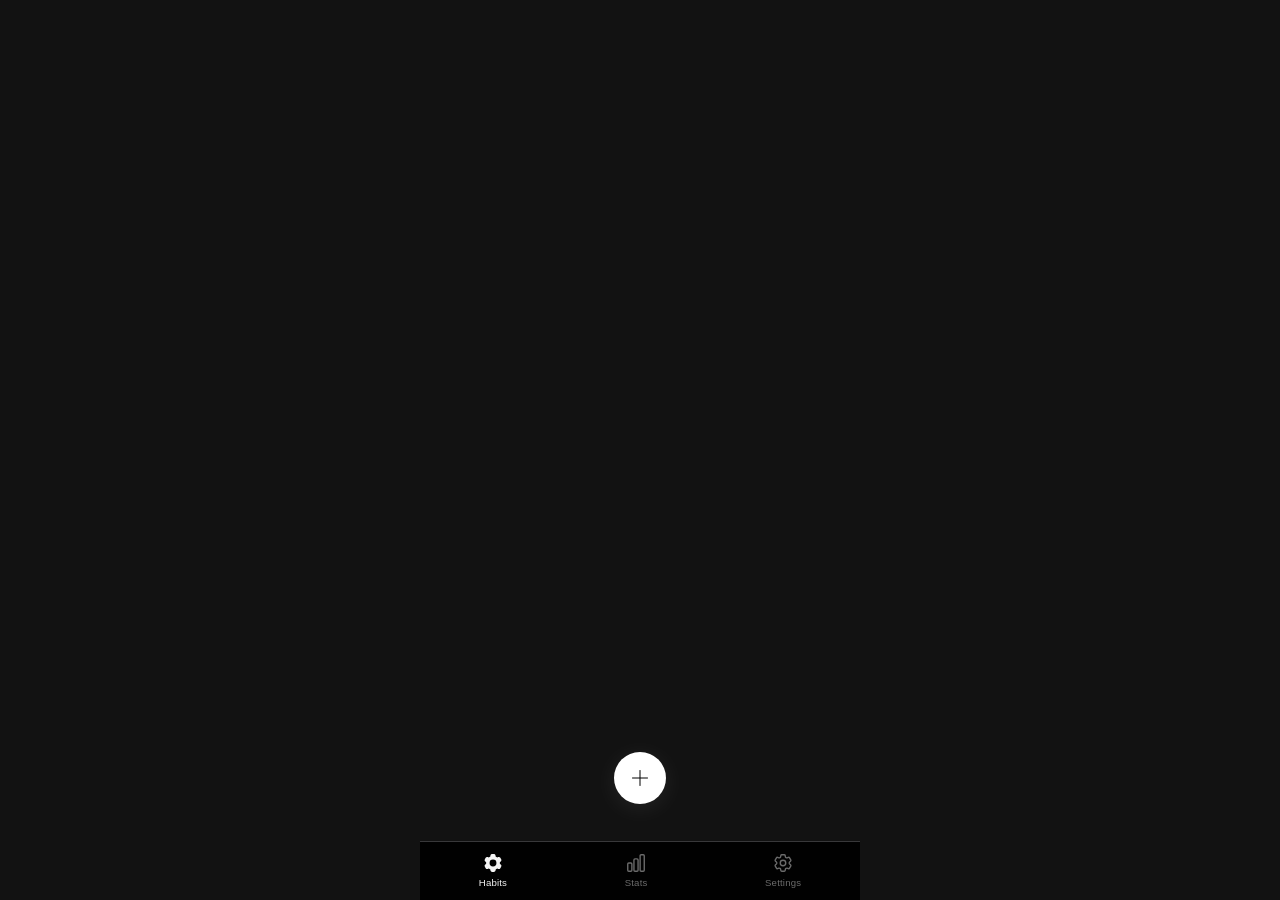
<file: src/popup.html>
<!DOCTYPE html>
<html lang="en">
<head>
  <meta charset="UTF-8">
  <meta name="viewport" content="width=device-width, initial-scale=1.0, maximum-scale=1.0, user-scalable=no">
  <title>Habit Tracker</title>
  <link rel="icon" href="data:image/svg+xml,<svg xmlns='http://www.w3.org/2000/svg' viewBox='0 0 32 32'><rect width='32' height='32' rx='6' fill='%23121212'/><path d='M9 17l5 5 9-12' fill='none' stroke='%23f5f5f5' stroke-width='2.5' stroke-linecap='round' stroke-linejoin='round'/></svg>">
  <link rel="stylesheet" href="styles/popup.css">
</head>
<body>
    <div class="rotate-overlay">
        <svg xmlns="http://www.w3.org/2000/svg" fill="none" viewBox="0 0 24 24" stroke-width="1.5" stroke="currentColor"><path stroke-linecap="round" stroke-linejoin="round" d="M9 9V4.5M9 9H4.5M9 9L3.75 3.75M9 15v4.5M9 15H4.5M9 15l-5.25 5.25M15 9h4.5M15 9V4.5M15 9l5.25-5.25M15 15h4.5M15 15v4.5m0-4.5l5.25 5.25"/></svg>
        <p>Rotate your device to portrait</p>
    </div>
    <div class="app">

  <header class="header">
    <div class="header-left">
      <h1 id="pageTitle">Habits</h1>
      <p class="header-date" id="currentDate"></p>
    </div>
    <div class="header-right">
      <button class="icon-btn" id="notifBtn"><svg xmlns="http://www.w3.org/2000/svg" fill="none" viewBox="0 0 24 24" stroke-width="1.5" stroke="currentColor" width="20" height="20"><path stroke-linecap="round" stroke-linejoin="round" d="M14.857 17.082a23.848 23.848 0 005.454-1.31A8.967 8.967 0 0118 9.75v-.7V9A6 6 0 006 9v.75a8.967 8.967 0 01-2.312 6.022c1.733.64 3.56 1.085 5.455 1.31m5.714 0a24.255 24.255 0 01-5.714 0m5.714 0a3 3 0 11-5.714 0"/></svg></button>
    </div>
  </header>

  <div class="tab-content active" id="tabHabits">
    <div class="stats" id="statsHabits">
      <div class="stat"><div class="stat-val" id="doneToday">0</div><div class="stat-lbl">Done Today</div></div>
      <div class="stat"><div class="stat-val muted" id="bestStreak">0</div><div class="stat-lbl">Best Streak</div></div>
      <div class="stat"><div class="stat-val green" id="completionRate">0%</div><div class="stat-lbl">Rate</div></div>
    </div>
    <div class="section" id="xpBar"></div>
    <div class="section">
      <div class="section-title">This Week</div>
      <div class="week-grid" id="weekGrid"></div>
    </div>
    <div class="tab-scroll">
      <div class="section">
        <div class="section-title" id="habitSectionTitle">Today's Focus</div>
        <div class="habit-list" id="habitList"></div>
      </div>
    </div>
  </div>
    <div class="section" id="xpBar"></div>

    <div class="section">
      <div class="section-title">This Week</div>
      <div class="week-grid" id="weekGrid"></div>
    </div>
    <div class="section">
      <div class="section-title" id="habitSectionTitle">Today's Focus</div>
      <div class="habit-list" id="habitList"></div>
    </div>
  </div>

  <div class="tab-content" id="tabStats">
    <div class="section">
      <div class="section-title">Overview</div>
      <div class="stats-grid" id="statsOverview"></div>
    </div>
    <div class="section">
      <div class="section-title">Calendar</div>
      <div id="calendarView"></div>
    </div>
  </div>

  <div class="tab-content" id="tabSettings">
    <div class="section">
      <div class="settings-group">
        <h3>Data</h3>
        <div class="setting-card">
          <div class="info"><div class="title">Export Data</div><div class="desc">Download your habits as JSON</div></div>
          <button class="action-btn" id="exportBtn">Export</button>
        </div>
        <div class="setting-card">
          <div class="info"><div class="title">Import Data</div><div class="desc">Restore from a JSON backup</div></div>
          <button class="action-btn" id="importBtn">Import</button>
          <input type="file" id="importFile" accept=".json" style="display:none">
        </div>
        <div class="setting-card">
          <div class="info"><div class="title">Reset All</div><div class="desc">Delete all habits and history</div></div>
          <button class="action-btn danger" id="resetBtn">Reset</button>
        </div>
      </div>
      <div class="settings-group">
        <h3>Archived Habits</h3>
        <div id="archivedList"><div class="about-text">None archived.</div></div>
      </div>
      <div class="settings-group">
        <h3>About</h3>
        <div class="about-text">Habit Tracker v1.0 &middot; All data stored locally in your browser.</div>
      </div>
    </div>
  </div>
</div>

<button class="fab" id="fab"><svg xmlns="http://www.w3.org/2000/svg" fill="none" viewBox="0 0 24 24" stroke="currentColor"><path stroke-linecap="round" stroke-linejoin="round" d="M12 4.5v15m7.5-7.5h-15"/></svg></button>

<nav class="nav">
  <button class="nav-btn active" data-tab="tabHabits">
    <svg xmlns="http://www.w3.org/2000/svg" viewBox="0 0 24 24" fill="currentColor"><path fill-rule="evenodd" d="M11.078 2.25c-.917 0-1.699.663-1.85 1.567L9.05 4.889c-.02.12-.115.26-.297.348a7.493 7.493 0 00-.986.57c-.166.115-.334.126-.45.083L6.3 5.508a1.875 1.875 0 00-2.282.819l-.922 1.597a1.875 1.875 0 00.432 2.385l.84.692c.095.078.17.229.154.43a7.598 7.598 0 000 1.139c.015.2-.059.352-.153.43l-.841.692a1.875 1.875 0 00-.432 2.385l.922 1.597a1.875 1.875 0 002.282.818l1.019-.382c.115-.043.283-.031.45.082.312.214.641.405.985.57.182.088.277.228.297.35l.178 1.071c.151.904.933 1.567 1.85 1.567h1.844c.916 0 1.699-.663 1.85-1.567l.178-1.072c.02-.12.114-.26.297-.349.344-.165.673-.356.985-.57.167-.114.335-.125.45-.082l1.02.382a1.875 1.875 0 002.28-.819l.923-1.597a1.875 1.875 0 00-.432-2.385l-.84-.692c-.095-.078-.17-.229-.154-.43a7.614 7.614 0 000-1.139c-.016-.2.059-.352.153-.43l.84-.692c.708-.582.891-1.59.433-2.385l-.922-1.597a1.875 1.875 0 00-2.282-.818l-1.02.382c-.114.043-.282.031-.449-.083a7.49 7.49 0 00-.985-.57c-.183-.087-.277-.227-.297-.348l-.179-1.072a1.875 1.875 0 00-1.85-1.567h-1.843zM12 15.75a3.75 3.75 0 100-7.5 3.75 3.75 0 000 7.5z" clip-rule="evenodd"/></svg>
    <span class="nav-lbl">Habits</span>
  </button>
  <button class="nav-btn" data-tab="tabStats">
    <svg xmlns="http://www.w3.org/2000/svg" fill="none" viewBox="0 0 24 24" stroke-width="1.5" stroke="currentColor"><path stroke-linecap="round" stroke-linejoin="round" d="M3 13.125C3 12.504 3.504 12 4.125 12h2.25c.621 0 1.125.504 1.125 1.125v6.75C7.5 20.496 6.996 21 6.375 21h-2.25A1.125 1.125 0 013 19.875v-6.75zM9.75 8.625c0-.621.504-1.125 1.125-1.125h2.25c.621 0 1.125.504 1.125 1.125v11.25c0 .621-.504 1.125-1.125 1.125h-2.25a1.125 1.125 0 01-1.125-1.125V8.625zM16.5 4.125c0-.621.504-1.125 1.125-1.125h2.25C20.496 3 21 3.504 21 4.125v15.75c0 .621-.504 1.125-1.125 1.125h-2.25a1.125 1.125 0 01-1.125-1.125V4.125z"/></svg>
    <span class="nav-lbl">Stats</span>
  </button>
  <button class="nav-btn" data-tab="tabSettings">
    <svg xmlns="http://www.w3.org/2000/svg" fill="none" viewBox="0 0 24 24" stroke-width="1.5" stroke="currentColor"><path stroke-linecap="round" stroke-linejoin="round" d="M9.594 3.94c.09-.542.56-.94 1.11-.94h2.593c.55 0 1.02.398 1.11.94l.213 1.281c.063.374.313.686.645.87.074.04.147.083.22.127.324.196.72.257 1.075.124l1.217-.456a1.125 1.125 0 011.37.49l1.296 2.247a1.125 1.125 0 01-.26 1.431l-1.003.827c-.293.24-.438.613-.431.992a6.759 6.759 0 010 .255c-.007.378.138.75.43.99l1.005.828c.424.35.534.954.26 1.43l-1.298 2.247a1.125 1.125 0 01-1.369.491l-1.217-.456c-.355-.133-.75-.072-1.076.124a6.57 6.57 0 01-.22.128c-.331.183-.581.495-.644.869l-.212 1.28c-.09.543-.56.941-1.11.941h-2.594c-.55 0-1.02-.398-1.11-.94l-.213-1.281c-.062-.374-.312-.686-.644-.87a6.52 6.52 0 01-.22-.127c-.325-.196-.72-.257-1.076-.124l-1.217.456a1.125 1.125 0 01-1.369-.49l-1.297-2.247a1.125 1.125 0 01.26-1.431l1.004-.827c.292-.24.437-.613.43-.992a6.932 6.932 0 010-.255c.007-.378-.138-.75-.43-.99l-1.004-.828a1.125 1.125 0 01-.26-1.43l1.297-2.247a1.125 1.125 0 011.37-.491l1.216.456c.356.133.751.072 1.076-.124.072-.044.146-.087.22-.128.332-.183.582-.495.644-.869l.214-1.281z"/><path stroke-linecap="round" stroke-linejoin="round" d="M15 12a3 3 0 11-6 0 3 3 0 016 0z"/></svg>
    <span class="nav-lbl">Settings</span>
  </button>
</nav>

<div class="modal-overlay" id="addModal">
  <div class="modal">
    <button class="modal-close" id="modalClose"><svg xmlns="http://www.w3.org/2000/svg" fill="none" viewBox="0 0 24 24" stroke-width="2" stroke="currentColor" width="20" height="20"><path stroke-linecap="round" stroke-linejoin="round" d="M6 18L18 6M6 6l12 12"/></svg></button>
    <div class="modal-title">New Habit</div>
    <div class="fld">
      <label for="habitTitle">Title</label>
      <input type="text" id="habitTitle" placeholder="e.g. Morning Run" autocomplete="off">
    </div>
    <div class="fld">
      <label for="habitCategory">Category</label>
      <select id="habitCategory"></select>
    </div>
    <div class="fld">
      <label>Icon</label>
      <div class="picker" id="iconPicker"></div>
    </div>
    <div class="fld">
      <label>Color</label>
      <div class="picker" id="colorPicker"></div>
    </div>
    <div class="fld">
      <label>Schedule</label>
      <select id="habitSchedule">
        <option value="daily">Daily</option>
        <option value="weekdays">Weekdays</option>
        <option value="weekends">Weekends</option>
        <option value="weekly">Weekly</option>
      </select>
    </div>
    <div class="fld">
      <label>Type</label>
      <select id="habitType">
        <option value="boolean">Check-off</option>
        <option value="count">Count</option>
        <option value="duration">Duration (min)</option>
      </select>
    </div>
    <div class="fld" id="targetGroup" style="display:none">
      <label for="habitTarget">Target</label>
      <input type="number" id="habitTarget" placeholder="e.g. 10" min="1">
    </div>
    <div class="fld" id="unitGroup" style="display:none">
      <label for="habitUnit">Unit</label>
      <input type="text" id="habitUnit" placeholder="e.g. pushups, glasses, pages">
    </div>
    <button class="btn-primary" id="saveHabit">Create Habit</button>
  </div>
</div>

<script type="module" src="scripts/popup.js"></script>
</body>
</html>
</file>
<file: src/styles/popup.css>
/* ───── CSS Custom Properties ───── */
:root {
  --bg: #121212;
  --card: #1c1c1e;
  --card-hover: #262628;
  --surface: #2c2c2e;
  --border: #38383a;
  --border-hover: #48484a;
  --text: #f5f5f5;
  --text-secondary: #a3a3a3;
  --text-muted: #6b6b6b;
  --accent: #e8e8e8;
  --success: #22c55e;
  --danger: #ef4444;
  --overlay: rgba(0,0,0,0.7);
  --radius: 16px;
  --radius-sm: 10px;
  --radius-xs: 8px;
}

/* ───── Reset ───── */
*,*::before,*::after{box-sizing:border-box;margin:0;padding:0}
html,body{overflow:hidden;height:100%}
html{-webkit-tap-highlight-color:transparent}
body{
  font-family:-apple-system,BlinkMacSystemFont,'Segoe UI',Roboto,Oxygen,Ubuntu,Cantarell,sans-serif;
  background:var(--bg);color:var(--text);height:100dvh;display:flex;justify-content:center;
  overscroll-behavior:none;-webkit-font-smoothing:antialiased;font-size:15px;line-height:1.5
}
::-webkit-scrollbar{width:3px}
::-webkit-scrollbar-track{background:transparent}
::-webkit-scrollbar-thumb{background:var(--surface);border-radius:4px}
::selection{background:rgba(255,255,255,0.12)}

/* ───── App Container ───── */
.app{width:100%;max-width:440px;height:100dvh;display:flex;flex-direction:column;position:relative;overflow:hidden}

/* ───── Header ───── */
.header{padding:24px 20px 16px;display:flex;justify-content:space-between;align-items:center}
.header-left h1{font-size:1.35rem;font-weight:700;color:var(--text);letter-spacing:-0.02em;line-height:1.2}
.header-date{font-size:0.8rem;color:var(--text-muted);margin-top:1px}
.header-right{display:flex;gap:8px}
.icon-btn{
  width:38px;height:38px;border-radius:50%;background:var(--card);border:1px solid var(--border);
  color:var(--text-secondary);display:flex;align-items:center;justify-content:center;
  cursor:pointer;transition:all .2s;flex-shrink:0
}
.icon-btn:hover{background:var(--surface);color:var(--text);border-color:var(--border-hover)}
.icon-btn svg{width:20px;height:20px}

/* ───── Tabs ───── */
.tab-content{display:none;animation:fadeIn .25s ease;flex:1;overflow:hidden}
.tab-content.active{display:flex;flex-direction:column}
#tabStats.active{display:flex;flex-direction:column;overflow:hidden}
#tabSettings.active{display:block;overflow-y:auto;padding-bottom:80px}
.tab-scroll{flex:1;overflow-y:auto;overflow-x:hidden;-webkit-overflow-scrolling:touch;padding-bottom:120px}
@keyframes fadeIn{from{opacity:0;transform:translateY(6px)}to{opacity:1;transform:translateY(0)}}

/* ───── Stats Bar ───── */
.stats{padding:0 20px;display:grid;grid-template-columns:repeat(3,1fr);gap:10px;margin-bottom:24px}
.stat{background:var(--card);padding:14px 10px;border-radius:var(--radius-sm);text-align:center;border:1px solid var(--border)}
.stat-val{font-size:1.35rem;font-weight:700;color:var(--text);line-height:1.2}
.stat-val.green{color:var(--success)}
.stat-val.muted{color:var(--text-muted)}
.stat-lbl{font-size:0.68rem;color:var(--text-muted);margin-top:2px;text-transform:uppercase;letter-spacing:0.04em}

/* ───── Section ───── */
.section{padding:0 20px;margin-bottom:28px}
.section-title{font-size:0.7rem;font-weight:600;color:var(--text-muted);text-transform:uppercase;letter-spacing:0.07em;margin-bottom:10px}

/* ───── Week Grid ───── */
.week-grid{background:var(--card);padding:14px 12px;border-radius:var(--radius);border:1px solid var(--border);display:flex;justify-content:space-between}
.week-day{display:flex;flex-direction:column;align-items:center;gap:6px}
.week-day span{font-size:0.65rem;color:var(--text-muted);text-transform:uppercase;letter-spacing:0.03em}
.week-cell{width:36px;height:36px;border-radius:var(--radius-xs);display:flex;align-items:center;justify-content:center;font-size:0.65rem;font-weight:600;color:#fff}
.w-ok{background:var(--text);color:#000}
.w-hi{background:rgba(255,255,255,0.7);color:#000}
.w-md{background:rgba(255,255,255,0.45)}
.w-lo{background:rgba(255,255,255,0.25)}
.w-mi{background:rgba(255,255,255,0.12);color:var(--text-muted)}
.w-no{background:var(--surface);color:var(--text-muted)}

/* ───── Habits ───── */
.habit-list{display:flex;flex-direction:column;gap:10px}
.habit{
  background:var(--card);padding:14px 16px;border-radius:var(--radius);border:1px solid var(--border);
  display:flex;flex-direction:column;transition:border-color .2s,opacity .3s;
  animation:slideUp .3s ease both;cursor:default
}
.habit:hover{border-color:var(--border-hover)}
.habit.done{opacity:.55}
@keyframes slideUp{from{opacity:0;transform:translateY(10px)}to{opacity:1;transform:translateY(0)}}

.habit-main-row{display:flex;align-items:center;justify-content:space-between;width:100%}
.habit-right-wrap{display:flex;align-items:center;gap:2px;flex-shrink:0}
.habit-note-area{padding:0;width:100%;max-height:0;opacity:0;overflow:hidden;transition:max-height .35s ease, opacity .3s ease, padding .35s ease}
.habit-note-area.open{max-height:200px;opacity:1;padding:12px 0 0}
.habit.done .habit-note-area.open{opacity:.6}
.habit-left{display:flex;align-items:center;gap:12px;flex:1;min-width:0}
.habit-icon{
  width:38px;height:38px;border-radius:var(--radius-xs);display:flex;align-items:center;
  justify-content:center;flex-shrink:0
}
.habit-icon svg{width:18px;height:18px}
.icon-emerald{background:rgba(52,211,153,0.12);color:#34d399}
.icon-amber{background:rgba(251,191,36,0.12);color:#fbbf24}
.icon-rose{background:rgba(244,63,94,0.12);color:#f43f5e}
.icon-sky{background:rgba(56,189,248,0.12);color:#38bdf8}
.icon-violet{background:rgba(167,139,250,0.12);color:#a78bfa}
.icon-lime{background:rgba(163,230,53,0.12);color:#a3e635}
.icon-neutral{background:rgba(163,163,163,0.15);color:#a3a3a3}
.icon-white{background:rgba(255,255,255,0.08);color:#fff}

.habit-info{min-width:0}
.habit-title{font-size:0.9rem;font-weight:500;color:var(--text);white-space:nowrap;overflow:hidden;text-overflow:ellipsis}
.habit-title.done{text-decoration:line-through;color:var(--text-muted)}
.habit-meta{font-size:0.7rem;color:var(--text-muted);margin-top:1px}
.habit-right{display:flex;align-items:center;gap:4px;flex-shrink:0}

/* ───── Checkbox ───── */
.check-btn{
  width:30px;height:30px;border-radius:50%;border:2px solid var(--border);background:transparent;
  color:transparent;display:flex;align-items:center;justify-content:center;cursor:pointer;
  transition:all .2s;padding:0;flex-shrink:0
}
.check-btn:hover{border-color:var(--text-muted)}
.check-btn:active{transform:scale(.9)}
.check-btn svg{width:18px;height:18px}
.check-btn.checked{background:var(--success);border-color:var(--success);color:#000}
.habit-actions{display:none;gap:2px}
.habit-actions.open{display:flex}
@media(hover:hover){.habit:hover .habit-actions{display:flex}}
.more-btn{
  width:20px;height:24px;background:transparent;border:none;color:var(--text-muted);
  cursor:pointer;display:flex;align-items:center;justify-content:center;padding:0;
  font-size:1.1rem;letter-spacing:0;transition:color .2s;flex-shrink:0
}
.more-btn:hover{color:var(--text)}
.action-btn{
  width:28px;height:28px;border-radius:50%;background:transparent;border:none;
  color:var(--text-muted);display:flex;align-items:center;justify-content:center;
  cursor:pointer;transition:all .2s;padding:0
}
.action-btn:hover{background:var(--surface);color:var(--text)}
.action-btn svg{width:16px;height:16px}
.action-btn.danger:hover{color:var(--danger)}

/* ───── FAB ───── */
.fab{
  position:fixed;bottom:calc(96px + env(safe-area-inset-bottom, 0px));left:50%;transform:translateX(-50%);
  width:52px;height:52px;border-radius:50%;background:#fff;border:none;color:#000;
  display:flex;align-items:center;justify-content:center;cursor:pointer;
  box-shadow:0 4px 24px rgba(255,255,255,0.08);transition:all .25s ease;z-index:10
}
.fab:hover{transform:translateX(-50%) scale(1.06);box-shadow:0 6px 32px rgba(255,255,255,0.12)}
.fab:active{transform:translateX(-50%) scale(.95)}
.fab svg{width:24px;height:24px}

/* ───── Bottom Nav ───── */
.nav{
  position:fixed;bottom:0;width:100%;max-width:440px;
  background:rgba(0,0,0,0.92);backdrop-filter:blur(16px);-webkit-backdrop-filter:blur(16px);
  border-top:1px solid var(--border);display:flex;justify-content:space-around;
  padding:10px 0 calc(12px + env(safe-area-inset-bottom, 0px));z-index:20
}
.nav-btn{
  display:flex;flex-direction:column;align-items:center;gap:3px;background:none;border:none;
  cursor:pointer;color:var(--text-muted);transition:color .2s;padding:0 18px
}
.nav-btn:hover{color:var(--text-secondary)}
.nav-btn.active{color:var(--text)}
.nav-btn svg{width:22px;height:22px}
.nav-lbl{font-size:0.6rem;font-weight:500;letter-spacing:0.02em}

/* ───── Modal Overlay ───── */
.modal-overlay{
  position:fixed;inset:0;background:var(--overlay);display:none;align-items:center;
  justify-content:center;z-index:50;padding:20px;backdrop-filter:blur(4px)
}
.modal-overlay.open{display:flex}
.modal{
  background:var(--card);border-radius:var(--radius);border:1px solid var(--border);
  width:100%;max-width:380px;padding:24px;animation:slideUp .25s ease
}
.modal-title{font-size:1.05rem;font-weight:600;color:var(--text);margin-bottom:20px}
.modal-close{
  float:right;background:none;border:none;color:var(--text-muted);cursor:pointer;padding:4px;border-radius:6px
}
.modal-close:hover{color:var(--text);background:var(--surface)}

/* ───── Form ───── */
.fld{margin-bottom:16px}
.fld label{display:block;font-size:0.75rem;font-weight:500;color:var(--text-secondary);margin-bottom:5px}
.fld input,.fld select{
  width:100%;padding:10px 12px;border-radius:var(--radius-xs);border:1px solid var(--border);
  background:var(--surface);color:var(--text);font-size:0.9rem;outline:none;transition:border-color .2s
}
.fld input:focus,.fld select:focus{border-color:var(--text-muted)}
.fld input::placeholder{color:var(--text-muted)}

/* Icon/color pickers */
.picker{display:flex;gap:6px;flex-wrap:wrap}
.picker-btn{
  padding:8px;border-radius:var(--radius-xs);border:1px solid var(--border);background:var(--surface);
  cursor:pointer;transition:all .2s;display:flex;align-items:center;justify-content:center
}
.picker-btn:hover{border-color:var(--text-muted)}
.picker-btn.active{border-color:var(--text);background:rgba(255,255,255,0.06)}
.picker-btn svg{width:18px;height:18px;color:var(--text-secondary)}
.color-swatch{width:24px;height:24px;border-radius:50%;border:2px solid transparent;transition:all .2s}
.color-swatch.active{border-color:#fff}
.color-swatch.emerald{background:#34d399}
.color-swatch.amber{background:#fbbf24}
.color-swatch.rose{background:#f43f5e}
.color-swatch.sky{background:#38bdf8}
.color-swatch.violet{background:#a78bfa}
.color-swatch.lime{background:#a3e635}
.color-swatch.neutral{background:#a3a3a3}
.color-swatch.white{background:#fff}

.btn-primary{
  width:100%;padding:12px;border-radius:var(--radius-xs);border:none;background:#fff;color:#000;
  font-size:0.9rem;font-weight:600;cursor:pointer;transition:all .2s
}
.btn-primary:hover{opacity:.9}
.btn-primary:active{transform:scale(.98)}
.btn-secondary{
  width:100%;padding:12px;border-radius:var(--radius-xs);border:1px solid var(--border);
  background:transparent;color:var(--text);font-size:0.9rem;font-weight:500;cursor:pointer;transition:all .2s
}
.btn-secondary:hover{background:var(--surface)}

/* ───── Stats Tab ───── */
.stats-grid{display:grid;grid-template-columns:1fr 1fr;gap:6px;margin-bottom:8px}
.stats-card{
  background:var(--card);padding:10px 8px;border-radius:var(--radius-sm);border:1px solid var(--border);
  text-align:center
}
.stats-card.full{grid-column:1/-1}
.stats-card .num{font-size:1.2rem;font-weight:700;color:var(--text);line-height:1.2}
.stats-card .num.green{color:var(--success)}
.stats-card .num.muted{color:var(--text-muted)}
.stats-card .lbl{font-size:0.6rem;color:var(--text-muted);margin-top:2px}
.stats-card .sub{font-size:0.7rem;color:var(--text-secondary);margin-top:4px}

/* Calendar heatmap */
#tabStats .section{margin-bottom:8px}
#tabStats .section:last-child{flex:1;display:flex;flex-direction:column;justify-content:center;margin-bottom:0}
.cal-grid{display:grid;grid-template-columns:repeat(7,1fr);gap:3px}
.cal-head{text-align:center;font-size:0.6rem;color:var(--text-muted);padding:2px 0;text-transform:uppercase;letter-spacing:0.04em}
.cal-day{height:34px;border-radius:4px;display:flex;flex-direction:column;align-items:center;justify-content:center;font-size:0.6rem;color:var(--text-muted);gap:2px}
.cal-day.today{border:1px solid var(--text-muted)}
.cal-dots{display:flex;flex-wrap:wrap;gap:2px;justify-content:center}
.cal-dot{width:5px;height:5px;border-radius:50%;flex-shrink:0}



/* ───── Settings Tab ───── */
.settings-group{margin-bottom:24px}
.settings-group h3{font-size:0.75rem;font-weight:600;color:var(--text-muted);text-transform:uppercase;letter-spacing:0.06em;margin-bottom:10px}
.setting-card{
  background:var(--card);padding:14px 16px;border-radius:var(--radius-sm);border:1px solid var(--border);
  display:flex;justify-content:space-between;align-items:center;margin-bottom:6px
}
.setting-card .info .title{font-size:0.85rem;font-weight:500;color:var(--text)}
.setting-card .info .desc{font-size:0.7rem;color:var(--text-muted);margin-top:1px}
.setting-card .action-btn{padding:8px 14px;border-radius:var(--radius-xs);border:1px solid var(--border);background:transparent;color:var(--text-secondary);font-size:0.75rem;cursor:pointer;transition:all .2s;font-weight:500}
.setting-card .action-btn:hover{background:var(--surface);color:var(--text)}
.setting-card .action-btn.danger{border-color:rgba(239,68,68,0.3);color:var(--danger)}
.setting-card .action-btn.danger:hover{background:rgba(239,68,68,0.1)}
.about-text{font-size:0.8rem;color:var(--text-muted);line-height:1.6;padding:0 4px}

/* ───── Badge ───── */
.badge{display:inline-block;padding:2px 8px;border-radius:20px;font-size:0.6rem;font-weight:600;letter-spacing:0.03em}
.badge.active{background:rgba(34,197,94,0.1);color:#22c55e}
.badge.archived{background:rgba(163,163,163,0.1);color:var(--text-muted)}

/* ───── Notification ───── */
.toast{
  position:fixed;bottom:140px;left:50%;transform:translateX(-50%);background:var(--surface);
  color:var(--text);padding:10px 20px;border-radius:var(--radius-xs);border:1px solid var(--border);
  font-size:0.8rem;z-index:60;animation:toastIn .3s ease;pointer-events:none
}
@keyframes toastIn{from{opacity:0;transform:translateX(-50%) translateY(10px)}to{opacity:1;transform:translateX(-50%) translateY(0)}}

/* ───── FAB visibility ───── */
.fab.hidden{opacity:0;pointer-events:none;transform:translateX(-50%) scale(.8)}
.fab{transition:opacity .3s,transform .25s,box-shadow .25s}

/* ───── Confirm Modal ───── */
.confirm-overlay{position:fixed;inset:0;background:var(--overlay);display:none;align-items:center;justify-content:center;z-index:60;padding:20px;backdrop-filter:blur(3px);animation:fadeIn .2s ease}
.confirm-overlay.open{display:flex}
.confirm-box{background:var(--card);border-radius:var(--radius);border:1px solid var(--border);width:100%;max-width:320px;padding:24px;animation:slideUp .2s ease}
.confirm-title{font-size:1rem;font-weight:600;color:var(--text);margin-bottom:8px}
.confirm-msg{font-size:0.85rem;color:var(--text-secondary);line-height:1.5;margin-bottom:20px}
.confirm-actions{display:flex;gap:8px}
.confirm-actions .btn{flex:1;padding:11px;border-radius:var(--radius-xs);font-size:0.85rem;font-weight:600;cursor:pointer;transition:all .2s;text-align:center;border:none}
.confirm-actions .btn-cancel{background:var(--surface);color:var(--text-secondary);border:1px solid var(--border)}
.confirm-actions .btn-cancel:hover{background:var(--border);color:var(--text)}
.confirm-actions .btn-danger{background:var(--danger);color:#fff}
.confirm-actions .btn-danger:hover{opacity:.9}
.confirm-actions .btn:active{transform:scale(.97)}

/* ───── Counter (measurable habits) ───── */
.counter-wrap{
  display:flex;align-items:center;gap:4px;background:var(--surface);border-radius:6px;
  padding:2px 3px;border:1px solid var(--border)
}
.counter-wrap.done{border-color:var(--success)}
.counter-btn{
  width:22px;height:22px;border-radius:4px;background:transparent;border:none;
  color:var(--text-secondary);font-size:0.78rem;font-weight:600;cursor:pointer;
  display:flex;align-items:center;justify-content:center;transition:all .15s;padding:0;line-height:1
}
.counter-btn:hover{background:var(--border);color:var(--text)}
.counter-btn:active{transform:scale(.9)}
.counter-wrap > *{font-size:0.78rem}
.counter-val{font-weight:600;color:var(--text);text-align:right;line-height:1}
.counter-slash{color:var(--text-muted);line-height:1}
.counter-target{font-weight:400;color:var(--text-muted);line-height:1}
.mini-check{
  width:18px;height:18px;border-radius:50%;background:var(--success);display:flex;
  align-items:center;justify-content:center;flex-shrink:0
}
.mini-check svg{width:10px;height:10px;stroke:#000;stroke-width:3}

/* ───── Notes modal ───── */
.note-btn{
  width:20px;height:20px;border-radius:50%;background:transparent;border:1px solid var(--border);
  color:var(--text-muted);display:flex;align-items:center;justify-content:center;
  cursor:pointer;transition:all .2s;padding:0;flex-shrink:0;font-size:0.6rem;font-weight:600
}
.note-btn:hover{background:var(--surface);color:var(--text)}
.note-btn.has-note{background:var(--text);color:#000;border-color:var(--text)}
.note-input{
  width:100%;padding:10px 12px;border-radius:var(--radius-xs);border:1px solid var(--border);
  background:var(--surface);color:var(--text);font-size:0.85rem;outline:none;
  resize:none;min-height:60px;font-family:inherit;transition:border-color .2s
}
.note-input:focus{border-color:var(--text-muted)}

/* ───── XP / Level ───── */
.xp-bar{
  display:flex;align-items:center;gap:8px;padding:10px 16px;background:var(--card);
  border:1px solid var(--border);border-radius:var(--radius-sm);margin-bottom:12px
}
.xp-bar .lvl-badge{
  width:36px;height:36px;border-radius:50%;background:#fff;color:#000;
  display:flex;align-items:center;justify-content:center;
  font-size:0.65rem;font-weight:700;flex-shrink:0
}
.xp-bar .xp-info{flex:1;min-width:0}
.xp-bar .xp-info .lvl-label{font-size:0.8rem;font-weight:600;color:var(--text)}
.xp-bar .xp-info .xp-label{font-size:0.65rem;color:var(--text-muted)}
.xp-bar .xp-track{height:4px;background:var(--surface);border-radius:4px;overflow:hidden;margin-top:4px}
.xp-bar .xp-track .xp-fill{height:100%;background:var(--text);border-radius:4px;transition:width .5s}
.xp-bar .badges{display:flex;gap:4px}
.xp-bar .badges .mini-badge{
  width:22px;height:22px;border-radius:50%;background:var(--surface);border:1px solid var(--border);
  display:flex;align-items:center;justify-content:center;font-size:0.55rem;font-weight:600;color:var(--text-muted)
}
.xp-bar .badges .mini-badge.earned{background:rgba(255,255,255,0.1);border-color:var(--text);color:var(--text)}

/* ───── Gamification confetti ───── */
.confetti-container{position:fixed;inset:0;pointer-events:none;z-index:100;overflow:hidden}
.confetti-piece{
  position:absolute;width:8px;height:8px;border-radius:2px;
  animation:confettiFall linear forwards
}
@keyframes confettiFall{
  0%{opacity:1;transform:translateY(-10px) rotate(0deg)}
  100%{opacity:0;transform:translateY(100vh) rotate(720deg)}
}

/* ───── Skip day indicator ───── */
.skip-badge{
  display:inline-block;padding:1px 6px;border-radius:4px;
  font-size:0.6rem;font-weight:600;background:rgba(163,163,163,0.15);
  color:var(--text-muted);margin-left:4px
}

/* ───── Habit name ───── */
.habit-name-row{display:flex;align-items:center;gap:4px}

/* ───── Opacity helper ───── */
.op-40{opacity:.4}

/* ───── Orientation lock overlay ───── */
.rotate-overlay{
  position:fixed;inset:0;z-index:999;background:var(--bg);display:flex;
  align-items:center;justify-content:center;flex-direction:column;gap:16px;padding:40px;text-align:center
}
.rotate-overlay svg{width:48px;height:48px;color:var(--text-muted)}
.rotate-overlay p{color:var(--text-muted);font-size:1rem}
@media (orientation:landscape){.app{display:none}}
@media (orientation:landscape){.rotate-overlay{display:flex}}
.rotate-overlay{display:none}
@media (orientation:portrait){.rotate-overlay{display:none}}

/* ───── Narrow phone tweaks ───── */
@media (max-width:380px){
  .habit{padding:10px 12px}
  .habit-left{gap:8px}
  .habit-icon{width:32px;height:32px}
  .habit-icon svg{width:15px;height:15px}
  .habit-title{font-size:0.8rem}
  .counter-btn{width:20px;height:20px;font-size:0.7rem}
  .counter-val{font-size:0.65rem}
  .counter-slash,.counter-target{font-size:0.65rem}
  .counter-wrap{gap:2px;padding:1px 2px}
  .stats-card{padding:6px}
  .stats-card .num{font-size:1rem}
  .stats-card .lbl{font-size:0.55rem}
}
</file>
